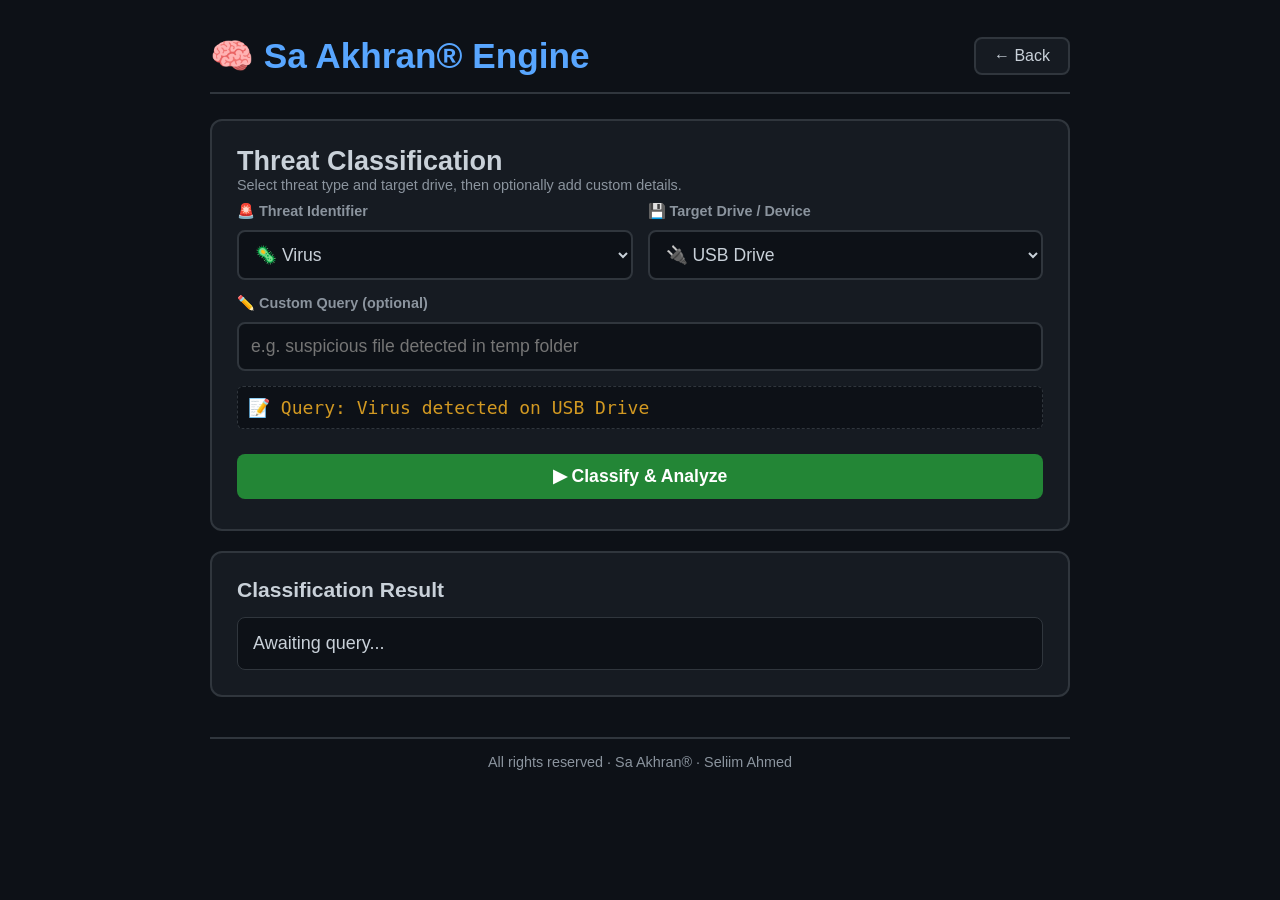
<file: analyze.html>
<!DOCTYPE html>
<html lang="en">
<head>
    <meta charset="UTF-8">
    <meta name="viewport" content="width=device-width, initial-scale=1.0">
    <title>Sa Akhran® · Analyze Engine</title>
    <style>
        * { margin:0; padding:0; box-sizing:border-box; }
        body {
            font-family: 'Segoe UI', sans-serif;
            background: #0d1117;
            color: #c9d1d9;
            padding: 20px;
            max-width: 900px;
            margin: auto;
            font-size: 18px;
        }
        header {
            border-bottom: 2px solid #30363d;
            padding: 15px 0;
            margin-bottom: 25px;
            display: flex;
            justify-content: space-between;
            align-items: center;
            flex-wrap: wrap;
        }
        h1 { color: #58a6ff; font-size: 2.2rem; }
        .back-btn {
            background: #161b22;
            border: 2px solid #30363d;
            padding: 8px 18px;
            border-radius: 8px;
            color: #c9d1d9;
            text-decoration: none;
            font-size: 1rem;
        }
        .back-btn:hover { border-color: #58a6ff; color: #58a6ff; }
        .card {
            background: #161b22;
            border: 2px solid #30363d;
            border-radius: 12px;
            padding: 25px;
            margin: 20px 0;
        }
        .row {
            display: flex;
            gap: 15px;
            flex-wrap: wrap;
            margin: 10px 0;
        }
        .col {
            flex: 1;
            min-width: 180px;
        }
        label {
            display: block;
            margin-bottom: 5px;
            font-weight: bold;
            color: #8b949e;
            font-size: 0.9rem;
        }
        select, input, button {
            font-size: 1.1rem;
            padding: 12px;
            width: 100%;
            margin: 5px 0;
            border-radius: 8px;
            border: 2px solid #30363d;
            background: #0d1117;
            color: #c9d1d9;
        }
        select option { background: #0d1117; }
        button {
            background: #238636;
            color: #fff;
            border: none;
            font-weight: bold;
            cursor: pointer;
            margin-top: 15px;
        }
        button:hover { background: #2ea44f; }
        #result {
            margin-top: 15px;
            padding: 15px;
            background: #0d1117;
            border-radius: 8px;
            border: 1px solid #30363d;
            overflow-x: auto;
        }
        table {
            width: 100%;
            border-collapse: collapse;
            font-size: 14px;
        }
        th, td {
            border-bottom: 1px solid #30363d;
            padding: 8px 5px;
            text-align: left;
        }
        th { color: #58a6ff; }
        .footer {
            margin-top: 40px;
            border-top: 2px solid #30363d;
            padding: 15px 0;
            text-align: center;
            font-size: 0.9rem;
            color: #8b949e;
        }
        .query-preview {
            background: #0d1117;
            padding: 10px;
            border-radius: 6px;
            border: 1px dashed #30363d;
            margin: 10px 0;
            color: #d29922;
            font-family: monospace;
        }
        @media (max-width: 600px) {
            .row { flex-direction: column; }
        }
    </style>
</head>
<body>

    <header>
        <h1>🧠 Sa Akhran® Engine</h1>
        <a href="index.html" class="back-btn">← Back</a>
    </header>

    <div class="card">
        <h2>Threat Classification</h2>
        <p style="color:#8b949e; font-size:0.9rem;">Select threat type and target drive, then optionally add custom details.</p>

        <div class="row">
            <div class="col">
                <label for="threatSelect">🚨 Threat Identifier</label>
                <select id="threatSelect">
                    <option value="Virus">🦠 Virus</option>
                    <option value="Malware">💀 Malware</option>
                    <option value="Ransomware">💰 Ransomware</option>
                    <option value="Spam">📧 Spam</option>
                    <option value="Phishing">🎣 Phishing</option>
                    <option value="Exploit">⚡ Exploit</option>
                    <option value="Trojan">🐴 Trojan</option>
                    <option value="Keylogger">⌨️ Keylogger</option>
                    <option value="Adware">📢 Adware</option>
                    <option value="Rootkit">👻 Rootkit</option>
                </select>
            </div>
            <div class="col">
                <label for="driveSelect">💾 Target Drive / Device</label>
                <select id="driveSelect">
                    <optgroup label="Servers">
                        <option value="Server 1">🖥️ Server 1</option>
                        <option value="Server 2">🖥️ Server 2</option>
                        <option value="Server 3">🖥️ Server 3</option>
                    </optgroup>
                    <optgroup label="Hard Disks">
                        <option value="HDD 1">💽 HDD 1</option>
                        <option value="HDD 2">💽 HDD 2</option>
                        <option value="HDD 3">💽 HDD 3</option>
                    </optgroup>
                    <optgroup label="Portable">
                        <option value="USB Drive" selected>🔌 USB Drive</option>
                        <option value="Cell Phone">📱 Cell Phone</option>
                        <option value="External SSD">⚡ External SSD</option>
                    </optgroup>
                    <optgroup label="Cloud">
                        <option value="Cloud Volume">☁️ Cloud Volume</option>
                    </optgroup>
                </select>
            </div>
        </div>

        <div class="col" style="margin-top:10px;">
            <label for="queryInput">✏️ Custom Query (optional)</label>
            <input type="text" id="queryInput" placeholder="e.g. suspicious file detected in temp folder">
        </div>

        <div class="query-preview" id="queryPreview">📝 Query: Virus detected on USB Drive</div>

        <button id="analyzeBtn">▶ Classify & Analyze</button>
    </div>

    <div class="card">
        <h3>Classification Result</h3>
        <div id="result">Awaiting query...</div>
    </div>

    <div class="footer">All rights reserved · Sa Akhran® · Seliim Ahmed</div>

    <script>
        // ================================================================
        // 1. THE 36 GROUPS (WITH GROUP 0 AS FALLBACK)
        // ================================================================
        const GROUPS = {
            0: { name: 'General System Inquiry', domain: 'unknown', trait: 'Unclassified' },
            1: { name: 'Boot Loader', domain: 'kernel', trait: 'Root-Trust Only' },
            2: { name: 'Kernel Core', domain: 'kernel', trait: 'Root-Trust Only' },
            3: { name: 'Device Drivers', domain: 'kernel', trait: 'Root-Trust Only' },
            4: { name: 'System Registry', domain: 'kernel', trait: 'Root-Trust Only' },
            5: { name: 'BIOS/UEFI', domain: 'kernel', trait: 'Root-Trust Only' },
            6: { name: 'Boot Configuration', domain: 'kernel', trait: 'Root-Trust Only' },
            7: { name: 'Portable Executables', domain: 'executable', trait: 'Hash-Anchored' },
            8: { name: 'Dynamic Libraries', domain: 'executable', trait: 'Hash-Anchored' },
            9: { name: 'Scripts (JS/Python)', domain: 'executable', trait: 'Hash-Anchored' },
            10: { name: 'Macros', domain: 'executable', trait: 'Hash-Anchored' },
            11: { name: 'APK/IPA', domain: 'executable', trait: 'Hash-Anchored' },
            12: { name: 'Firmware Updates', domain: 'executable', trait: 'Hash-Anchored' },
            13: { name: 'Inbound TCP', domain: 'network', trait: 'Temporal-Flow' },
            14: { name: 'Outbound TCP', domain: 'network', trait: 'Temporal-Flow' },
            15: { name: 'Inbound UDP', domain: 'network', trait: 'Temporal-Flow' },
            16: { name: 'Outbound UDP', domain: 'network', trait: 'Temporal-Flow' },
            17: { name: 'ICMP/Ping', domain: 'network', trait: 'Temporal-Flow' },
            18: { name: 'DNS Queries', domain: 'network', trait: 'Temporal-Flow' },
            19: { name: 'Keyboard Input', domain: 'ui', trait: 'Context-Aware' },
            20: { name: 'Mouse/Touch', domain: 'ui', trait: 'Context-Aware' },
            21: { name: 'Voice Commands', domain: 'ui', trait: 'Context-Aware' },
            22: { name: 'Camera Feed', domain: 'ui', trait: 'Context-Aware' },
            23: { name: 'Clipboard Data', domain: 'ui', trait: 'Context-Aware' },
            24: { name: 'Form Submissions', domain: 'ui', trait: 'Context-Aware' },
            25: { name: 'Internal Flash', domain: 'storage', trait: 'Spatial-Mapping' },
            26: { name: 'External SD Card', domain: 'storage', trait: 'Spatial-Mapping' },
            27: { name: 'USB Drives', domain: 'storage', trait: 'Spatial-Mapping' },
            28: { name: 'Cloud Volumes', domain: 'storage', trait: 'Spatial-Mapping' },
            29: { name: 'Temp Cache', domain: 'storage', trait: 'Spatial-Mapping' },
            30: { name: 'Swap/Pagefile', domain: 'storage', trait: 'Spatial-Mapping' },
            31: { name: 'Unusual CPU Spikes', domain: 'anomaly', trait: 'Bayesian-Predictive' },
            32: { name: 'Memory Leaks', domain: 'anomaly', trait: 'Bayesian-Predictive' },
            33: { name: 'I/O Bottlenecks', domain: 'anomaly', trait: 'Bayesian-Predictive' },
            34: { name: 'Permission Escalation', domain: 'anomaly', trait: 'Bayesian-Predictive' },
            35: { name: 'Encrypted Ransomware', domain: 'anomaly', trait: 'Bayesian-Predictive' },
            36: { name: 'Unknown Outbound Calls', domain: 'anomaly', trait: 'Bayesian-Predictive' }
        };

        // ================================================================
        // 2. NOISE FILTER
        // ================================================================
        function isRelevantQuery(input) {
            const keywords = [
                'file', 'process', 'network', 'packet', 'kernel', 'memory',
                'storage', 'disk', 'usb', 'boot', 'execute', 'script',
                'malware', 'virus', 'spam', 'permission', 'encrypt',
                'connection', 'socket', 'port', 'registry', 'cache',
                'heap', 'stack', 'cpu', 'gpu', 'ram', 'server', 'hdd', 'phone', 'cloud'
            ];
            const lower = input.toLowerCase();
            return keywords.some(kw => lower.includes(kw));
        }

        // ================================================================
        // 3. CLASSIFIER (FALLBACK = GROUP 0)
        // ================================================================
        function classifyQuery(input) {
            const lower = input.toLowerCase();
            let matched = [];

            for (let id in GROUPS) {
                const g = GROUPS[id];
                const domainMatch = lower.includes(g.domain);
                const nameMatch = lower.includes(g.name.toLowerCase());
                const traitWords = g.trait.toLowerCase().split(/[-\s]+/);
                const traitMatch = traitWords.some(word => lower.includes(word));

                if (domainMatch || nameMatch || traitMatch) {
                    matched.push({ id: parseInt(id), ...g });
                }
            }

            if (matched.length === 0) {
                matched.push({ id: 0, ...GROUPS[0] });
            }
            return matched;
        }

        // ================================================================
        // 4. VOICE OF BRAHMA (Ternary: -1, 0, +1)
        // ================================================================
        function voiceOfBrahma(query, group) {
            const lower = query.toLowerCase();

            const malIndicators = [
                'virus', 'malware', 'trojan', 'ransom', 'spam', 'phish',
                'exploit', 'inject', 'buffer overflow', 'backdoor', 'keylog',
                'adware', 'rootkit', 'worm', 'spyware'
            ];
            const safeIndicators = [
                'trusted', 'signature', 'verified', 'official', 'update',
                'security', 'patch', 'backup'
            ];

            let malScore = malIndicators.filter(w => lower.includes(w)).length;
            let safeScore = safeIndicators.filter(w => lower.includes(w)).length;

            if (group.trait === 'Root-Trust Only' || group.trait === 'Hash-Anchored') safeScore += 2;
            if (group.trait === 'Bayesian-Predictive') malScore += 1;

            if (malScore > safeScore) return -1;
            if (safeScore > malScore) return 1;
            return 0;
        }

        // ================================================================
        // 5. ENIGMA TRANSLATOR
        // ================================================================
        function enigmaTranslator(query, groups, ternaries) {
            if (!isRelevantQuery(query)) {
                return {
                    output: 'VOID: Irrelevant query.',
                    html: `<p style="color:#f85149;">🚫 VOID: This query does not relate to system security.</p>`
                };
            }

            let overall = 0;
            let rows = '';

            groups.forEach((g, idx) => {
                const state = ternaries[idx];
                overall += state;

                let label, color;
                if (state === 1) { label = '✅ SAFE'; color = '#3fb950'; }
                else if (state === -1) { label = '❌ MALICIOUS'; color = '#f85149'; }
                else { label = '⚪ NEUTRAL'; color = '#d29922'; }

                rows += `<tr>
                    <td>${g.id}</td>
                    <td>${g.name}</td>
                    <td>${g.domain}</td>
                    <td>${g.trait}</td>
                    <td><strong style="color:${color}">${label}</strong></td>
                </tr>`;
            });

            let verdict, verdictColor;
            if (overall > 0) { verdict = '✅ OVERALL: SAFE'; verdictColor = '#3fb950'; }
            else if (overall < 0) { verdict = '🚨 OVERALL: MALICIOUS'; verdictColor = '#f85149'; }
            else { verdict = '⚠️ OVERALL: NEUTRAL (Review required)'; verdictColor = '#d29922'; }

            const html = `
                <div style="background:#0d1117; padding:10px; border-radius:6px;">
                    <p><strong>Query:</strong> "${query}"</p>
                    <hr style="border-color:#30363d; margin:10px 0;">
                    <table>
                        <thead>
                            <tr>
                                <th>#</th><th>Name</th><th>Domain</th><th>Trait</th><th>Verdict</th>
                            </tr>
                        </thead>
                        <tbody>${rows}</tbody>
                    </table>
                    <hr style="border-color:#30363d; margin:10px 0;">
                    <h2 style="color:${verdictColor};">${verdict}</h2>
                    <p style="color:#8b949e; font-size:12px; margin-top:10px;">
                        All rights reserved · Seliim Ahmed · amit.khanna.1082@gmail.com
                    </p>
                </div>
            `;

            return { output: verdict, html };
        }

        // ================================================================
        // 6. MAIN PROCESSOR
        // ================================================================
        function processQuery(inputQuery) {
            if (!isRelevantQuery(inputQuery)) {
                return {
                    status: 'NOISE_REJECTED',
                    html: `<p style="color:#f85149;">🚫 VOID: Query discarded (irrelevant).</p>`
                };
            }

            const matchedGroups = classifyQuery(inputQuery);
            const ternaries = matchedGroups.map(g => voiceOfBrahma(inputQuery, g));
            const result = enigmaTranslator(inputQuery, matchedGroups, ternaries);

            return {
                status: 'PROCESSED',
                html: result.html,
                verdict: result.output
            };
        }

        // ================================================================
        // 7. UI BINDING WITH DROPDOWNS
        // ================================================================
        function buildQuery() {
            const threat = document.getElementById('threatSelect').value;
            const drive = document.getElementById('driveSelect').value;
            const custom = document.getElementById('queryInput').value.trim();
            let query = `${threat} detected on ${drive}`;
            if (custom) {
                query += ` - ${custom}`;
            }
            return query;
        }

        // Update preview
        function updatePreview() {
            document.getElementById('queryPreview').textContent = `📝 Query: ${buildQuery()}`;
        }
        document.getElementById('threatSelect').addEventListener('change', updatePreview);
        document.getElementById('driveSelect').addEventListener('change', updatePreview);
        document.getElementById('queryInput').addEventListener('input', updatePreview);
        updatePreview();

        // Analyze
        document.getElementById('analyzeBtn').addEventListener('click', function() {
            const query = buildQuery();
            const resultDiv = document.getElementById('result');
            const output = processQuery(query);
            resultDiv.innerHTML = output.html;
        });

        // Enter key support on custom query
        document.getElementById('queryInput').addEventListener('keypress', function(e) {
            if (e.key === 'Enter') {
                document.getElementById('analyzeBtn').click();
            }
        });
    </script>
</body>
</html>
</file>
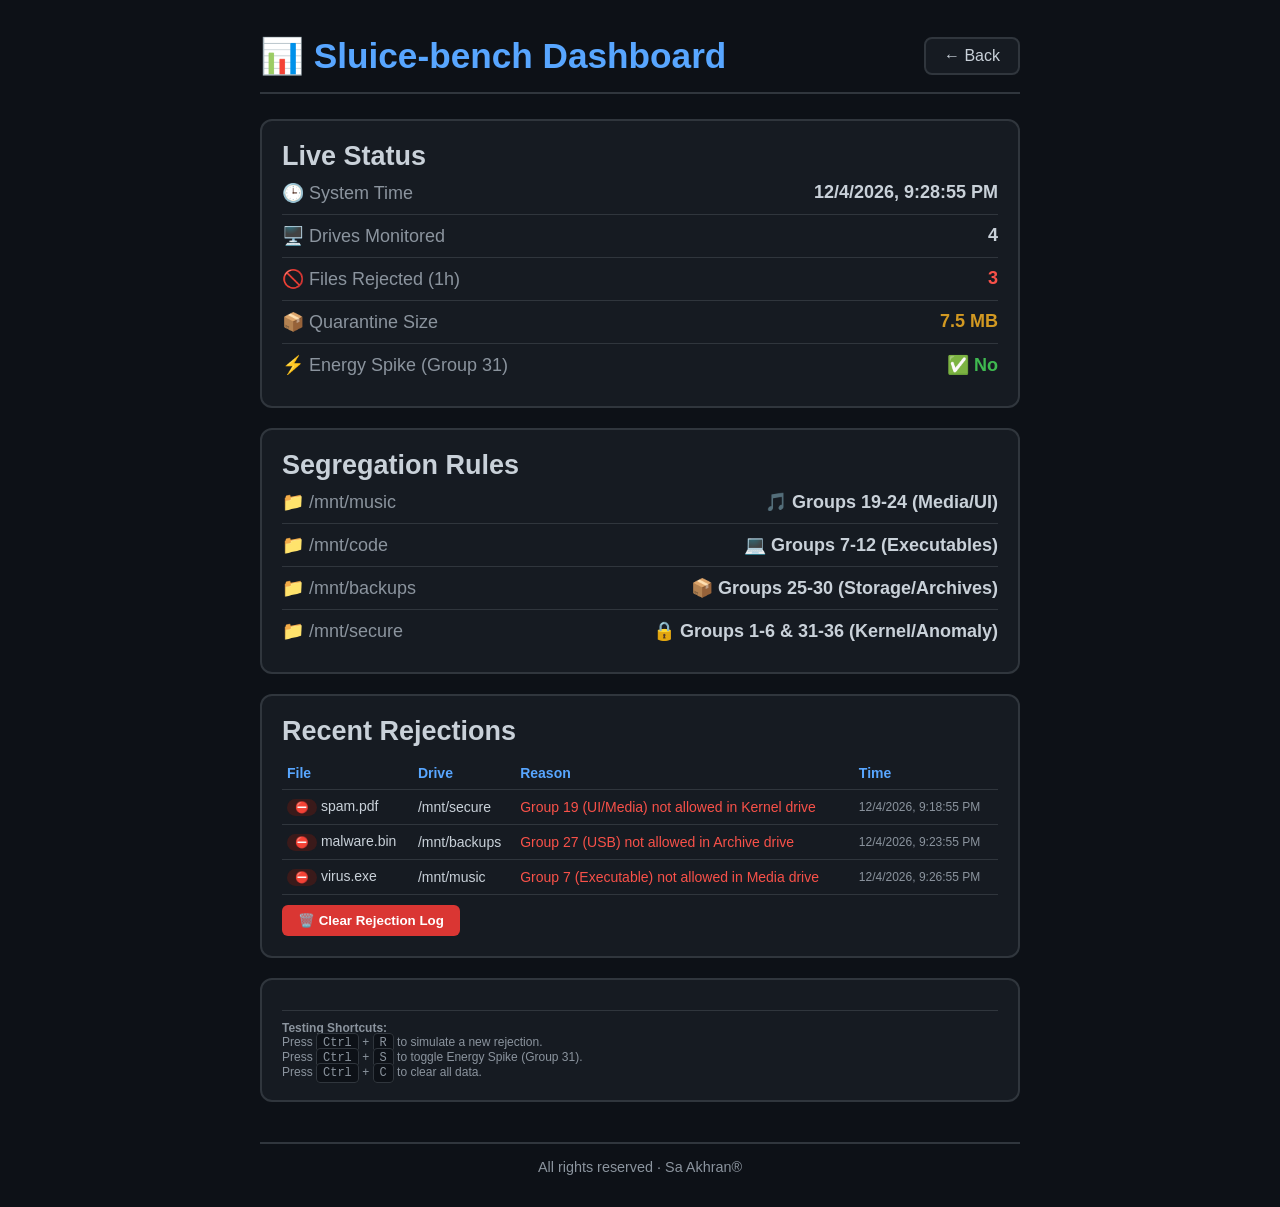
<file: dashboard.html>
<!DOCTYPE html>
<html lang="en">
<head>
    <meta charset="UTF-8">
    <meta name="viewport" content="width=device-width, initial-scale=1.0">
    <title>Sa-marduk-V9 · Dashboard</title>
    <style>
        * { margin:0; padding:0; box-sizing:border-box; }
        body {
            font-family: 'Segoe UI', sans-serif;
            background: #0d1117;
            color: #c9d1d9;
            padding: 20px;
            max-width: 800px;
            margin: auto;
            font-size: 18px;
        }
        header {
            border-bottom: 2px solid #30363d;
            padding: 15px 0;
            margin-bottom: 25px;
            display: flex;
            justify-content: space-between;
            align-items: center;
            flex-wrap: wrap;
        }
        h1 { color: #58a6ff; font-size: 2.2rem; }
        .back-btn {
            background: #161b22;
            border: 2px solid #30363d;
            padding: 8px 18px;
            border-radius: 8px;
            color: #c9d1d9;
            text-decoration: none;
            font-size: 1rem;
        }
        .back-btn:hover { border-color: #58a6ff; color: #58a6ff; }
        .card {
            background: #161b22;
            border: 2px solid #30363d;
            border-radius: 12px;
            padding: 20px;
            margin: 20px 0;
        }
        .stat-row {
            display: flex;
            justify-content: space-between;
            padding: 10px 0;
            border-bottom: 1px solid #30363d;
        }
        .stat-row:last-child { border-bottom: none; }
        .stat-label { color: #8b949e; }
        .stat-value { font-weight: bold; }
        .pass { color: #3fb950; }
        .reject { color: #f85149; }
        .neutral { color: #d29922; }
        table {
            width: 100%;
            border-collapse: collapse;
            font-size: 14px;
            margin-top: 10px;
        }
        th, td {
            border-bottom: 1px solid #30363d;
            padding: 8px 5px;
            text-align: left;
        }
        th { color: #58a6ff; }
        .badge {
            display: inline-block;
            padding: 2px 8px;
            border-radius: 12px;
            font-size: 11px;
            font-weight: bold;
        }
        .badge-green { background: #1a3a1a; color: #3fb950; }
        .badge-red { background: #3a1a1a; color: #f85149; }
        .badge-yellow { background: #3a3a1a; color: #d29922; }
        .footer {
            margin-top: 40px;
            border-top: 2px solid #30363d;
            padding: 15px 0;
            text-align: center;
            font-size: 0.9rem;
            color: #8b949e;
        }
        .shortcuts {
            font-size: 12px;
            color: #8b949e;
            border-top: 1px solid #30363d;
            padding-top: 10px;
            margin-top: 10px;
        }
        .shortcuts kbd {
            background: #0d1117;
            border: 1px solid #30363d;
            padding: 2px 6px;
            border-radius: 4px;
            font-family: monospace;
        }
        .clear-btn {
            background: #da3633;
            color: #fff;
            border: none;
            border-radius: 6px;
            padding: 8px 16px;
            cursor: pointer;
            font-weight: bold;
            margin-top: 10px;
        }
        .clear-btn:hover { background: #f85149; }
    </style>
</head>
<body>
    <header>
        <h1>📊 Sluice‑bench Dashboard</h1>
        <a href="index.html" class="back-btn">← Back</a>
    </header>

    <div class="card">
        <h2>Live Status</h2>
        <div id="liveStats">
            <div class="stat-row"><span class="stat-label">🕒 System Time</span><span class="stat-value" id="sysTime">--</span></div>
            <div class="stat-row"><span class="stat-label">🖥️ Drives Monitored</span><span class="stat-value" id="driveCount">--</span></div>
            <div class="stat-row"><span class="stat-label">🚫 Files Rejected (1h)</span><span class="stat-value reject" id="rejectCount">--</span></div>
            <div class="stat-row"><span class="stat-label">📦 Quarantine Size</span><span class="stat-value neutral" id="quarantineSize">--</span></div>
            <div class="stat-row"><span class="stat-label">⚡ Energy Spike (Group 31)</span><span class="stat-value" id="energySpike">✅ No</span></div>
        </div>
    </div>

    <div class="card">
        <h2>Segregation Rules</h2>
        <div id="rulesList">Loading...</div>
    </div>

    <div class="card">
        <h2>Recent Rejections</h2>
        <table>
            <thead><tr><th>File</th><th>Drive</th><th>Reason</th><th>Time</th></tr></thead>
            <tbody id="rejectTable"><tr><td colspan="4">No rejections logged.</td></tr></tbody>
        </table>
        <button class="clear-btn" id="clearRejections">🗑️ Clear Rejection Log</button>
    </div>

    <div class="card">
        <div class="shortcuts">
            <strong>Testing Shortcuts:</strong><br>
            Press <kbd>Ctrl</kbd> + <kbd>R</kbd> to simulate a new rejection.<br>
            Press <kbd>Ctrl</kbd> + <kbd>S</kbd> to toggle Energy Spike (Group 31).<br>
            Press <kbd>Ctrl</kbd> + <kbd>C</kbd> to clear all data.
        </div>
    </div>

    <div class="footer">All rights reserved · Sa Akhran®</div>

    <script>
        const REJECT_KEY = 'sa_rejections';
        const SPIKE_KEY = 'sa_spike';

        function getRejections() {
            return JSON.parse(localStorage.getItem(REJECT_KEY) || '[]');
        }

        function setRejections(rejs) {
            localStorage.setItem(REJECT_KEY, JSON.stringify(rejs));
        }

        function getSpike() {
            return localStorage.getItem(SPIKE_KEY) === 'true';
        }

        function setSpike(val) {
            localStorage.setItem(SPIKE_KEY, String(val));
        }

        function seedData() {
            if (!localStorage.getItem(REJECT_KEY)) {
                const mock = [
                    { file: 'virus.exe', drive: '/mnt/music', reason: 'Group 7 (Executable) not allowed in Media drive', time: new Date(Date.now() - 120000).toISOString() },
                    { file: 'malware.bin', drive: '/mnt/backups', reason: 'Group 27 (USB) not allowed in Archive drive', time: new Date(Date.now() - 300000).toISOString() },
                    { file: 'spam.pdf', drive: '/mnt/secure', reason: 'Group 19 (UI/Media) not allowed in Kernel drive', time: new Date(Date.now() - 600000).toISOString() }
                ];
                setRejections(mock);
            }
            if (localStorage.getItem(SPIKE_KEY) === null) {
                setSpike(false);
            }
        }

        function render() {
            document.getElementById('sysTime').textContent = new Date().toLocaleString();
            const drives = ['/mnt/music', '/mnt/code', '/mnt/backups', '/mnt/secure'];
            document.getElementById('driveCount').textContent = drives.length;
            const rejs = getRejections();
            const now = Date.now();
            const lastHour = rejs.filter(r => (now - new Date(r.time).getTime()) < 3600000);
            document.getElementById('rejectCount').textContent = lastHour.length;
            const sizeMB = (rejs.length * 2.5).toFixed(1);
            document.getElementById('quarantineSize').textContent = sizeMB + ' MB';
            const spike = getSpike();
            const spikeEl = document.getElementById('energySpike');
            if (spike) {
                spikeEl.innerHTML = '🚨 <span class="reject">YES (Group 31)</span>';
            } else {
                spikeEl.innerHTML = '✅ <span class="pass">No</span>';
            }
            const rules = [
                { drive: '/mnt/music', allowed: '🎵 Groups 19-24 (Media/UI)' },
                { drive: '/mnt/code', allowed: '💻 Groups 7-12 (Executables)' },
                { drive: '/mnt/backups', allowed: '📦 Groups 25-30 (Storage/Archives)' },
                { drive: '/mnt/secure', allowed: '🔒 Groups 1-6 & 31-36 (Kernel/Anomaly)' }
            ];
            document.getElementById('rulesList').innerHTML = rules.map(r =>
                `<div class="stat-row"><span class="stat-label">📁 ${r.drive}</span><span class="stat-value">${r.allowed}</span></div>`
            ).join('');
            const tbody = document.getElementById('rejectTable');
            if (rejs.length === 0) {
                tbody.innerHTML = '<tr><td colspan="4">✅ No rejections logged. System clean.</td></tr>';
            } else {
                tbody.innerHTML = rejs.slice(-5).reverse().map(r =>
                    `<tr>
                        <td><span class="badge badge-red">⛔</span> ${r.file}</td>
                        <td>${r.drive}</td>
                        <td class="reject">${r.reason}</td>
                        <td style="font-size:12px;color:#8b949e;">${new Date(r.time).toLocaleString()}</td>
                    </tr>`
                ).join('');
            }
        }

        function addRejection(file, drive, reason) {
            const rejs = getRejections();
            rejs.push({
                file: file || 'test_malware.exe',
                drive: drive || '/mnt/music',
                reason: reason || 'Group mismatch (Sluice‑bench)',
                time: new Date().toISOString()
            });
            setRejections(rejs);
            render();
        }

        function clearRejections() {
            if (confirm('Delete all rejection logs?')) {
                setRejections([]);
                render();
            }
        }

        function clearAllData() {
            if (confirm('Delete ALL data (rejections + spike state)?')) {
                localStorage.removeItem(REJECT_KEY);
                localStorage.removeItem(SPIKE_KEY);
                seedData();
                render();
            }
        }

        document.addEventListener('keydown', (e) => {
            if (e.ctrlKey && e.key === 'r') {
                e.preventDefault();
                const drives = ['/mnt/music', '/mnt/code', '/mnt/backups', '/mnt/secure'];
                const files = ['suspicious.exe', 'ransomware.bin', 'spam.doc', 'trojan.apk'];
                const reasons = [
                    'Group 7 not allowed in Media drive',
                    'Group 27 not allowed in Archive drive',
                    'Group 19 not allowed in Kernel drive',
                    'Group 11 not allowed in Backup drive'
                ];
                const idx = Math.floor(Math.random() * drives.length);
                addRejection(
                    files[Math.floor(Math.random() * files.length)],
                    drives[idx],
                    reasons[idx]
                );
            }
            if (e.ctrlKey && e.key === 's') {
                e.preventDefault();
                setSpike(!getSpike());
                render();
            }
            if (e.ctrlKey && e.key === 'c') {
                e.preventDefault();
                clearAllData();
            }
        });

        document.getElementById('clearRejections').addEventListener('click', clearRejections);

        seedData();
        render();
        setInterval(render, 5000);
    </script>
</body>
</html>
</file>
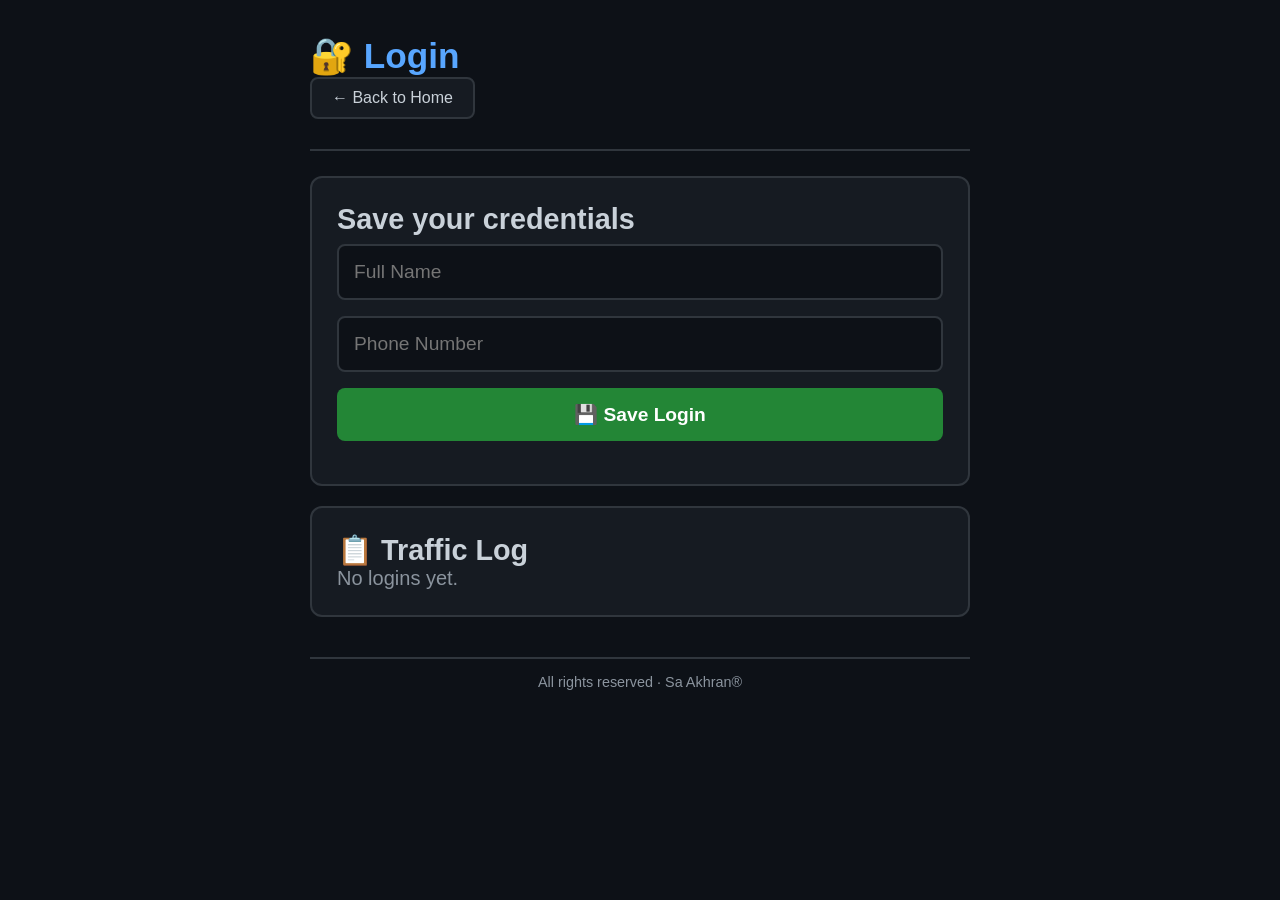
<file: page2_login.html>
<!DOCTYPE html>
<html lang="en">
<head>
    <meta charset="UTF-8">
    <meta name="viewport" content="width=device-width, initial-scale=1.0">
    <title>Sa-marduk-V9 · Login</title>
    <style>
        * { margin:0; padding:0; box-sizing:border-box; }
        body {
            font-family: 'Segoe UI', sans-serif;
            background: #0d1117;
            color: #c9d1d9;
            padding: 20px;
            max-width: 700px;
            margin: auto;
            font-size: 20px;
        }
        header { border-bottom: 2px solid #30363d; padding: 15px 0; margin-bottom: 25px; }
        h1 { color: #58a6ff; font-size: 2.2rem; }
        .back-btn {
            background: #161b22;
            border: 2px solid #30363d;
            padding: 10px 20px;
            border-radius: 8px;
            color: #c9d1d9;
            text-decoration: none;
            font-size: 1rem;
            display: inline-block;
            margin-bottom: 15px;
        }
        .back-btn:hover { border-color: #58a6ff; color: #58a6ff; }
        .card {
            background: #161b22;
            border: 2px solid #30363d;
            border-radius: 12px;
            padding: 25px;
            margin: 20px 0;
        }
        input, button {
            font-size: 1.2rem;
            padding: 15px;
            width: 100%;
            margin: 8px 0;
            border-radius: 8px;
            border: 2px solid #30363d;
            background: #0d1117;
            color: #c9d1d9;
        }
        button {
            background: #238636;
            color: #fff;
            border: none;
            font-weight: bold;
            cursor: pointer;
        }
        button:hover { background: #2ea44f; }
        .msg { margin: 10px 0; font-weight: bold; font-size: 1.2rem; }
        .traffic-item {
            padding: 12px 0;
            border-bottom: 1px solid #30363d;
            font-size: 1.1rem;
        }
        .traffic-item:last-child { border-bottom: none; }
        footer {
            margin-top: 40px;
            border-top: 2px solid #30363d;
            padding: 15px 0;
            text-align: center;
            font-size: 0.9rem;
            color: #8b949e;
        }
    </style>
</head>
<body>
    <header>
        <h1>🔐 Login</h1>
        <a href="index.html" class="back-btn">← Back to Home</a>
    </header>

    <div class="card">
        <h2 style="font-size:1.8rem;">Save your credentials</h2>
        <form id="loginForm">
            <input type="text" id="userName" placeholder="Full Name" required>
            <input type="tel" id="userPhone" placeholder="Phone Number" required>
            <button type="submit">💾 Save Login</button>
        </form>
        <div id="loginMsg" class="msg"></div>
    </div>

    <div class="card">
        <h2 style="font-size:1.8rem;">📋 Traffic Log</h2>
        <div id="trafficList"></div>
    </div>

    <footer>All rights reserved · Sa Akhran®</footer>

    <script>
        // ----- Database: localStorage -----
        const DB_KEY = 'sa_logins';

        function getLogins() {
            const data = localStorage.getItem(DB_KEY);
            return data ? JSON.parse(data) : [];
        }

        function saveLogin(name, phone) {
            const logins = getLogins();
            logins.push({ name, phone, timestamp: new Date().toISOString() });
            localStorage.setItem(DB_KEY, JSON.stringify(logins));
        }

        function renderTraffic() {
            const logins = getLogins();
            const container = document.getElementById('trafficList');
            if (logins.length === 0) {
                container.innerHTML = '<p style="color:#8b949e;">No logins yet.</p>';
                return;
            }
            // Show latest first
            const reversed = logins.slice().reverse();
            let html = '';
            reversed.forEach(entry => {
                const time = new Date(entry.timestamp).toLocaleString();
                html += `<div class="traffic-item">${entry.name} (${entry.phone}) – ${time}</div>`;
            });
            container.innerHTML = html;
        }

        // Form submit
        document.getElementById('loginForm').onsubmit = function(e) {
            e.preventDefault();
            const name = document.getElementById('userName').value.trim();
            const phone = document.getElementById('userPhone').value.trim();
            const msg = document.getElementById('loginMsg');
            if (!name || !phone) {
                msg.textContent = '❌ Both fields required.';
                msg.style.color = '#f85149';
                return;
            }
            saveLogin(name, phone);
            msg.textContent = '✅ Saved successfully!';
            msg.style.color = '#3fb950';
            document.getElementById('userName').value = '';
            document.getElementById('userPhone').value = '';
            renderTraffic();
            // Auto-clear message after 3s
            setTimeout(() => { msg.textContent = ''; }, 3000);
        };

        // Initial render
        renderTraffic();
    </script>
</body>
</html>
</file>
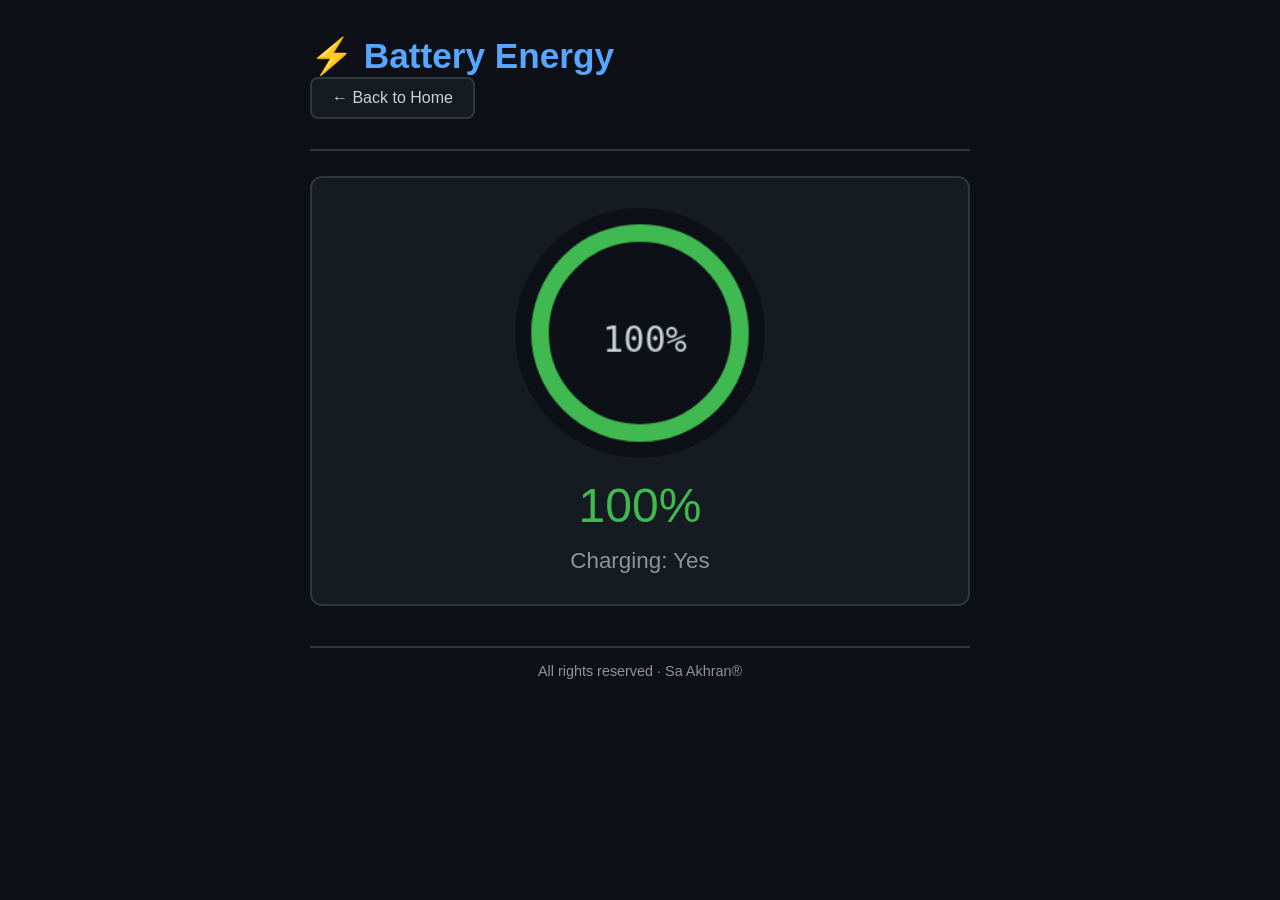
<file: page3_energy.html>
<!DOCTYPE html>
<html lang="en">
<head>
    <meta charset="UTF-8">
    <meta name="viewport" content="width=device-width, initial-scale=1.0">
    <title>Sa-marduk-V9 · Energy</title>
    <style>
        * { margin:0; padding:0; box-sizing:border-box; }
        body {
            font-family: 'Segoe UI', sans-serif;
            background: #0d1117;
            color: #c9d1d9;
            padding: 20px;
            max-width: 700px;
            margin: auto;
            font-size: 20px;
        }
        header { border-bottom: 2px solid #30363d; padding: 15px 0; margin-bottom: 25px; }
        h1 { color: #58a6ff; font-size: 2.2rem; }
        .back-btn {
            background: #161b22;
            border: 2px solid #30363d;
            padding: 10px 20px;
            border-radius: 8px;
            color: #c9d1d9;
            text-decoration: none;
            font-size: 1rem;
            display: inline-block;
            margin-bottom: 15px;
        }
        .back-btn:hover { border-color: #58a6ff; color: #58a6ff; }
        .card {
            background: #161b22;
            border: 2px solid #30363d;
            border-radius: 12px;
            padding: 30px;
            margin: 20px 0;
            text-align: center;
        }
        canvas {
            background: #0d1117;
            border-radius: 50%;
            width: 250px;
            height: 250px;
        }
        #energy-digital {
            font-size: 3rem;
            color: #3fb950;
            margin: 15px 0;
        }
        .status {
            font-size: 1.4rem;
            color: #8b949e;
        }
        footer {
            margin-top: 40px;
            border-top: 2px solid #30363d;
            padding: 15px 0;
            text-align: center;
            font-size: 0.9rem;
            color: #8b949e;
        }
    </style>
</head>
<body>
    <header>
        <h1>⚡ Battery Energy</h1>
        <a href="index.html" class="back-btn">← Back to Home</a>
    </header>

    <div class="card">
        <canvas id="energy-dial" width="200" height="200"></canvas>
        <div id="energy-digital">-- %</div>
        <div class="status">Charging: <span id="chargingStatus">--</span></div>
    </div>

    <footer>All rights reserved · Sa Akhran®</footer>

    <script>
        const canvas = document.getElementById('energy-dial');
        const ctx = canvas.getContext('2d');
        const digital = document.getElementById('energy-digital');
        const chargeSpan = document.getElementById('chargingStatus');

        function drawDial(val) {
            const p = Math.min(val/100, 1);
            const angle = p * 2 * Math.PI - Math.PI/2;
            ctx.clearRect(0,0,200,200);
            ctx.beginPath();
            ctx.arc(100,100,80,0,2*Math.PI);
            ctx.strokeStyle='#30363d';
            ctx.lineWidth=14;
            ctx.stroke();
            ctx.beginPath();
            ctx.arc(100,100,80,-Math.PI/2,angle);
            ctx.strokeStyle='#3fb950';
            ctx.lineWidth=14;
            ctx.stroke();
            ctx.fillStyle='#c9d1d9';
            ctx.font='28px monospace';
            ctx.fillText(val+'%', 70, 115);
        }

        async function updateEnergy() {
            try {
                const battery = await navigator.getBattery();
                const level = Math.round(battery.level * 100);
                digital.innerText = level + '%';
                chargeSpan.innerText = battery.charging ? 'Yes' : 'No';
                drawDial(level);
                // Save to database (localStorage)
                const sensorData = JSON.parse(localStorage.getItem('sa_sensors') || '[]');
                sensorData.push({ type: 'energy', value: level, timestamp: new Date().toISOString() });
                if (sensorData.length > 100) sensorData.shift(); // keep last 100
                localStorage.setItem('sa_sensors', JSON.stringify(sensorData));
            } catch(e) {
                digital.innerText = 'N/A';
                chargeSpan.innerText = 'Unavailable';
            }
        }

        updateEnergy();
        setInterval(updateEnergy, 2000);
    </script>
</body>
</html>
</file>
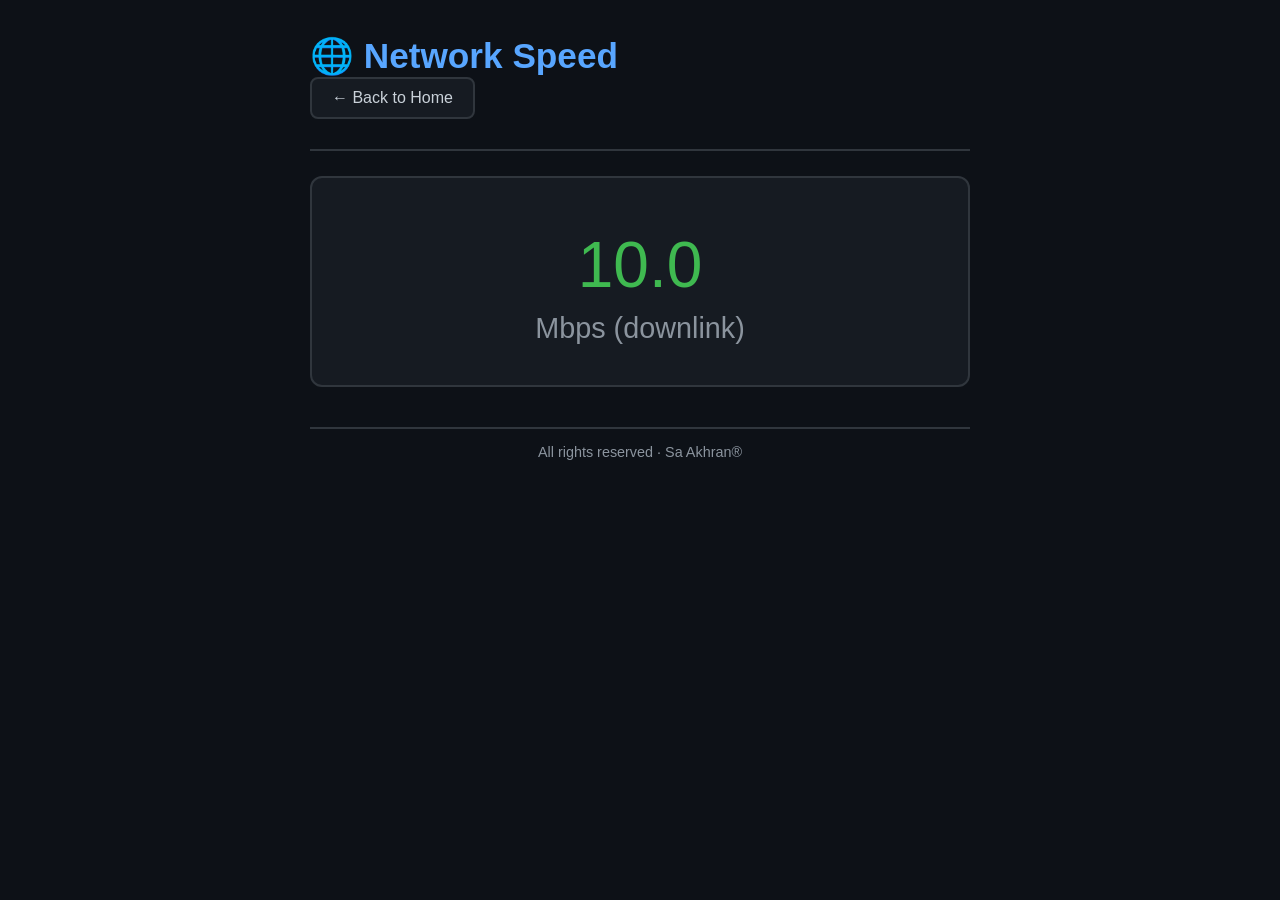
<file: page4_speed.html>
<!DOCTYPE html>
<html lang="en">
<head>
    <meta charset="UTF-8">
    <meta name="viewport" content="width=device-width, initial-scale=1.0">
    <title>Sa-marduk-V9 · Speed</title>
    <style>
        * { margin:0; padding:0; box-sizing:border-box; }
        body {
            font-family: 'Segoe UI', sans-serif;
            background: #0d1117;
            color: #c9d1d9;
            padding: 20px;
            max-width: 700px;
            margin: auto;
            font-size: 20px;
        }
        header { border-bottom: 2px solid #30363d; padding: 15px 0; margin-bottom: 25px; }
        h1 { color: #58a6ff; font-size: 2.2rem; }
        .back-btn {
            background: #161b22;
            border: 2px solid #30363d;
            padding: 10px 20px;
            border-radius: 8px;
            color: #c9d1d9;
            text-decoration: none;
            font-size: 1rem;
            display: inline-block;
            margin-bottom: 15px;
        }
        .back-btn:hover { border-color: #58a6ff; color: #58a6ff; }
        .card {
            background: #161b22;
            border: 2px solid #30363d;
            border-radius: 12px;
            padding: 40px;
            margin: 20px 0;
            text-align: center;
        }
        #speed-display {
            font-size: 4rem;
            color: #3fb950;
            margin: 10px 0;
        }
        .unit {
            font-size: 1.8rem;
            color: #8b949e;
        }
        footer {
            margin-top: 40px;
            border-top: 2px solid #30363d;
            padding: 15px 0;
            text-align: center;
            font-size: 0.9rem;
            color: #8b949e;
        }
    </style>
</head>
<body>
    <header>
        <h1>🌐 Network Speed</h1>
        <a href="index.html" class="back-btn">← Back to Home</a>
    </header>

    <div class="card">
        <div id="speed-display">--</div>
        <div class="unit">Mbps (downlink)</div>
    </div>

    <footer>All rights reserved · Sa Akhran®</footer>

    <script>
        function updateSpeed() {
            if (navigator.connection) {
                const speed = navigator.connection.downlink;
                document.getElementById('speed-display').innerText = speed.toFixed(1);
                // Save to localStorage
                const sensorData = JSON.parse(localStorage.getItem('sa_sensors') || '[]');
                sensorData.push({ type: 'speed', value: speed, timestamp: new Date().toISOString() });
                if (sensorData.length > 100) sensorData.shift();
                localStorage.setItem('sa_sensors', JSON.stringify(sensorData));
            } else {
                document.getElementById('speed-display').innerText = 'N/A';
            }
        }
        updateSpeed();
        setInterval(updateSpeed, 3000);
    </script>
</body>
</html>
</file>
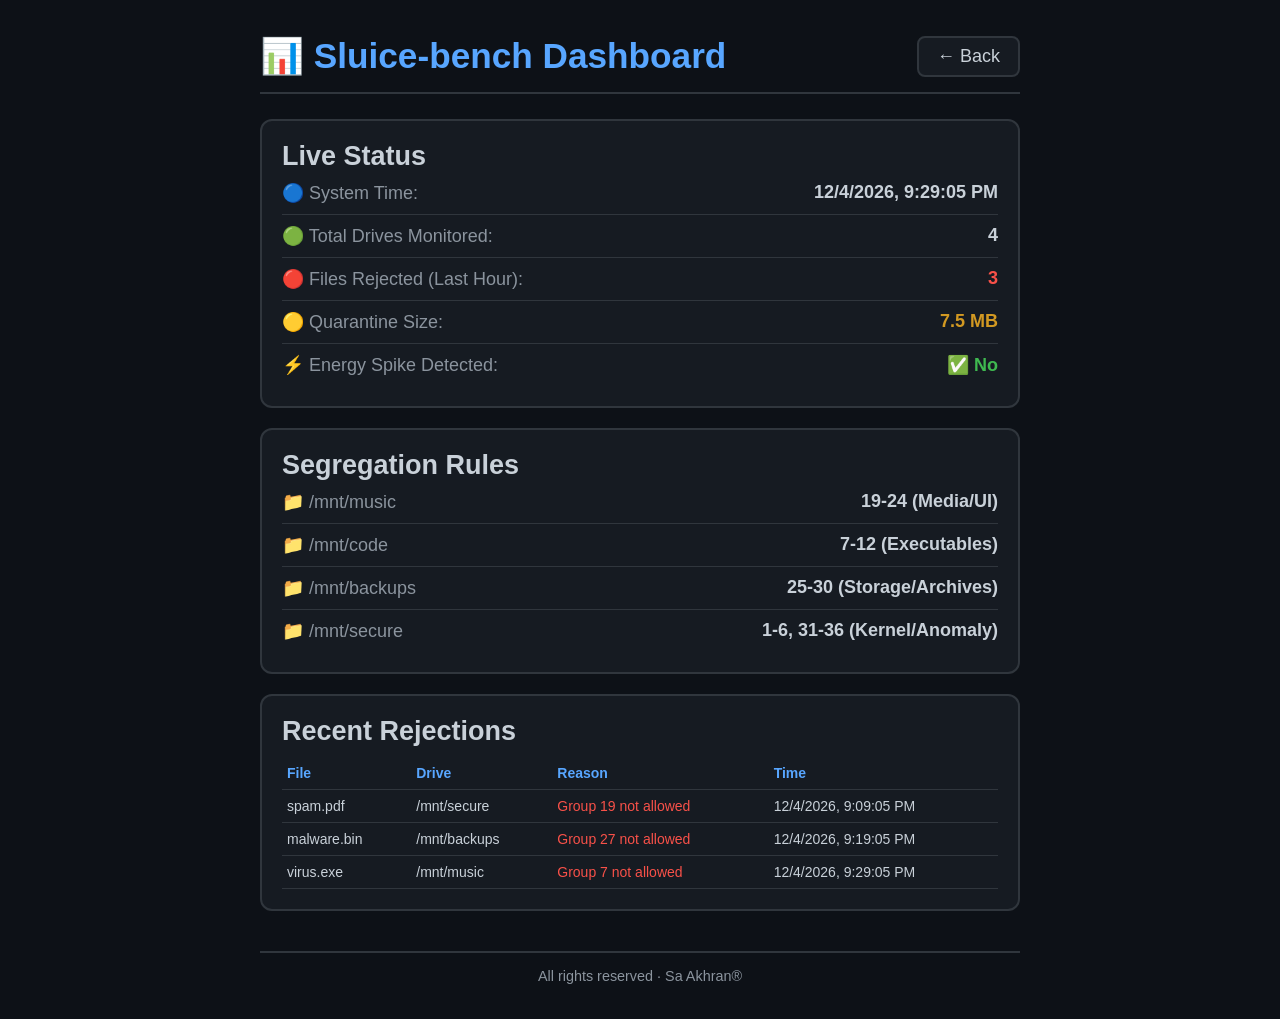
<file: page5_dashboard.html>
<!DOCTYPE html>
<html lang="en">
<head>
    <meta charset="UTF-8">
    <meta name="viewport" content="width=device-width, initial-scale=1.0">
    <title>Sa‑marduk‑V9 · Dashboard</title>
    <style>
        * { margin:0; padding:0; box-sizing:border-box; }
        body {
            font-family: 'Segoe UI', sans-serif;
            background: #0d1117;
            color: #c9d1d9;
            padding: 20px;
            max-width: 800px;
            margin: auto;
            font-size: 18px;
        }
        header { border-bottom: 2px solid #30363d; padding: 15px 0; margin-bottom: 25px; display: flex; justify-content: space-between; align-items: center; }
        h1 { color: #58a6ff; font-size: 2.2rem; }
        .back-btn { background: #161b22; border: 2px solid #30363d; padding: 8px 18px; border-radius: 8px; color: #c9d1d9; text-decoration: none; }
        .back-btn:hover { border-color: #58a6ff; color: #58a6ff; }
        .card {
            background: #161b22;
            border: 2px solid #30363d;
            border-radius: 12px;
            padding: 20px;
            margin: 20px 0;
        }
        .stat-row {
            display: flex;
            justify-content: space-between;
            padding: 10px 0;
            border-bottom: 1px solid #30363d;
        }
        .stat-row:last-child { border-bottom: none; }
        .stat-label { color: #8b949e; }
        .stat-value { font-weight: bold; }
        .pass { color: #3fb950; }
        .reject { color: #f85149; }
        .neutral { color: #d29922; }
        table { width: 100%; border-collapse: collapse; font-size: 14px; margin-top: 10px; }
        th, td { border-bottom: 1px solid #30363d; padding: 8px 5px; text-align: left; }
        th { color: #58a6ff; }
        .footer { margin-top: 40px; border-top: 2px solid #30363d; padding: 15px 0; text-align: center; font-size: 0.9rem; color: #8b949e; }
    </style>
</head>
<body>
    <header>
        <h1>📊 Sluice‑bench Dashboard</h1>
        <a href="index.html" class="back-btn">← Back</a>
    </header>

    <div class="card">
        <h2>Live Status</h2>
        <div id="liveStats">
            <div class="stat-row"><span class="stat-label">🔵 System Time:</span><span class="stat-value" id="sysTime">--</span></div>
            <div class="stat-row"><span class="stat-label">🟢 Total Drives Monitored:</span><span class="stat-value" id="driveCount">--</span></div>
            <div class="stat-row"><span class="stat-label">🔴 Files Rejected (Last Hour):</span><span class="stat-value reject" id="rejectCount">--</span></div>
            <div class="stat-row"><span class="stat-label">🟡 Quarantine Size:</span><span class="stat-value neutral" id="quarantineSize">--</span></div>
            <div class="stat-row"><span class="stat-label">⚡ Energy Spike Detected:</span><span class="stat-value" id="energySpike">⛔ No</span></div>
        </div>
    </div>

    <div class="card">
        <h2>Segregation Rules</h2>
        <div id="rulesList">Loading...</div>
    </div>

    <div class="card">
        <h2>Recent Rejections</h2>
        <table>
            <thead><tr><th>File</th><th>Drive</th><th>Reason</th><th>Time</th></tr></thead>
            <tbody id="rejectTable"><tr><td colspan="4">No rejections logged yet.</td></tr></tbody>
        </table>
    </div>

    <div class="footer">All rights reserved · Sa Akhran®</div>

    <script>
        // Simulate a live dashboard using localStorage to store events.
        // This is a frontend-only simulation for demonstration.
        // When connected to the real backend, replace fetch calls.

        // ---- Initialize ----
        function init() {
            // Generate some mock data if empty
            if (!localStorage.getItem('rejections')) {
                const mock = [
                    { file: 'virus.exe', drive: '/mnt/music', reason: 'Group 7 not allowed', time: new Date().toISOString() },
                    { file: 'malware.bin', drive: '/mnt/backups', reason: 'Group 27 not allowed', time: new Date(Date.now() - 600000).toISOString() },
                    { file: 'spam.pdf', drive: '/mnt/secure', reason: 'Group 19 not allowed', time: new Date(Date.now() - 1200000).toISOString() }
                ];
                localStorage.setItem('rejections', JSON.stringify(mock));
            }
            if (!localStorage.getItem('spikeDetected')) {
                localStorage.setItem('spikeDetected', 'false');
            }
            render();
        }

        function render() {
            // Time
            document.getElementById('sysTime').textContent = new Date().toLocaleString();

            // Drives: from config example
            const drives = ['/mnt/music', '/mnt/code', '/mnt/backups', '/mnt/secure'];
            document.getElementById('driveCount').textContent = drives.length;

            // Rejections count (last hour)
            const rejs = JSON.parse(localStorage.getItem('rejections') || '[]');
            const now = Date.now();
            const lastHour = rejs.filter(r => (now - new Date(r.time).getTime()) < 3600000);
            document.getElementById('rejectCount').textContent = lastHour.length;

            // Quarantine size: simulate
            document.getElementById('quarantineSize').textContent = (rejs.length * 2.5).toFixed(1) + ' MB';

            // Energy spike
            const spike = localStorage.getItem('spikeDetected') === 'true';
            document.getElementById('energySpike').innerHTML = spike ? '🚨 YES (Group 31)' : '✅ No';
            document.getElementById('energySpike').className = 'stat-value ' + (spike ? 'reject' : 'pass');

            // Rules list
            const rules = [
                { drive: '/mnt/music', allowed: '19-24 (Media/UI)' },
                { drive: '/mnt/code', allowed: '7-12 (Executables)' },
                { drive: '/mnt/backups', allowed: '25-30 (Storage/Archives)' },
                { drive: '/mnt/secure', allowed: '1-6, 31-36 (Kernel/Anomaly)' }
            ];
            document.getElementById('rulesList').innerHTML = rules.map(r =>
                `<div class="stat-row"><span class="stat-label">📁 ${r.drive}</span><span class="stat-value">${r.allowed}</span></div>`
            ).join('');

            // Rejection table
            const tbody = document.getElementById('rejectTable');
            if (rejs.length === 0) {
                tbody.innerHTML = '<tr><td colspan="4">No rejections logged yet.</td></tr>';
            } else {
                tbody.innerHTML = rejs.slice(-5).reverse().map(r =>
                    `<tr><td>${r.file}</td><td>${r.drive}</td><td class="reject">${r.reason}</td><td>${new Date(r.time).toLocaleString()}</td></tr>`
                ).join('');
            }
        }

        init();
        setInterval(render, 5000);

        // Simulate a new rejection (for demo, press a hidden button)
        // Add a simple test button to simulate rejection
        document.addEventListener('keydown', (e) => {
            if (e.key === 'r' && e.ctrlKey) {
                const rejs = JSON.parse(localStorage.getItem('rejections') || '[]');
                rejs.push({
                    file: 'test_malware.exe',
                    drive: '/mnt/music',
                    reason: 'Group 7 not allowed (Sluice‑bench)',
                    time: new Date().toISOString()
                });
                localStorage.setItem('rejections', JSON.stringify(rejs));
                render();
            }
            if (e.key === 's' && e.ctrlKey) {
                // Toggle energy spike
                const val = localStorage.getItem('spikeDetected') === 'true' ? 'false' : 'true';
                localStorage.setItem('spikeDetected', val);
                render();
            }
        });
    </script>
</body>
</html>
</file>
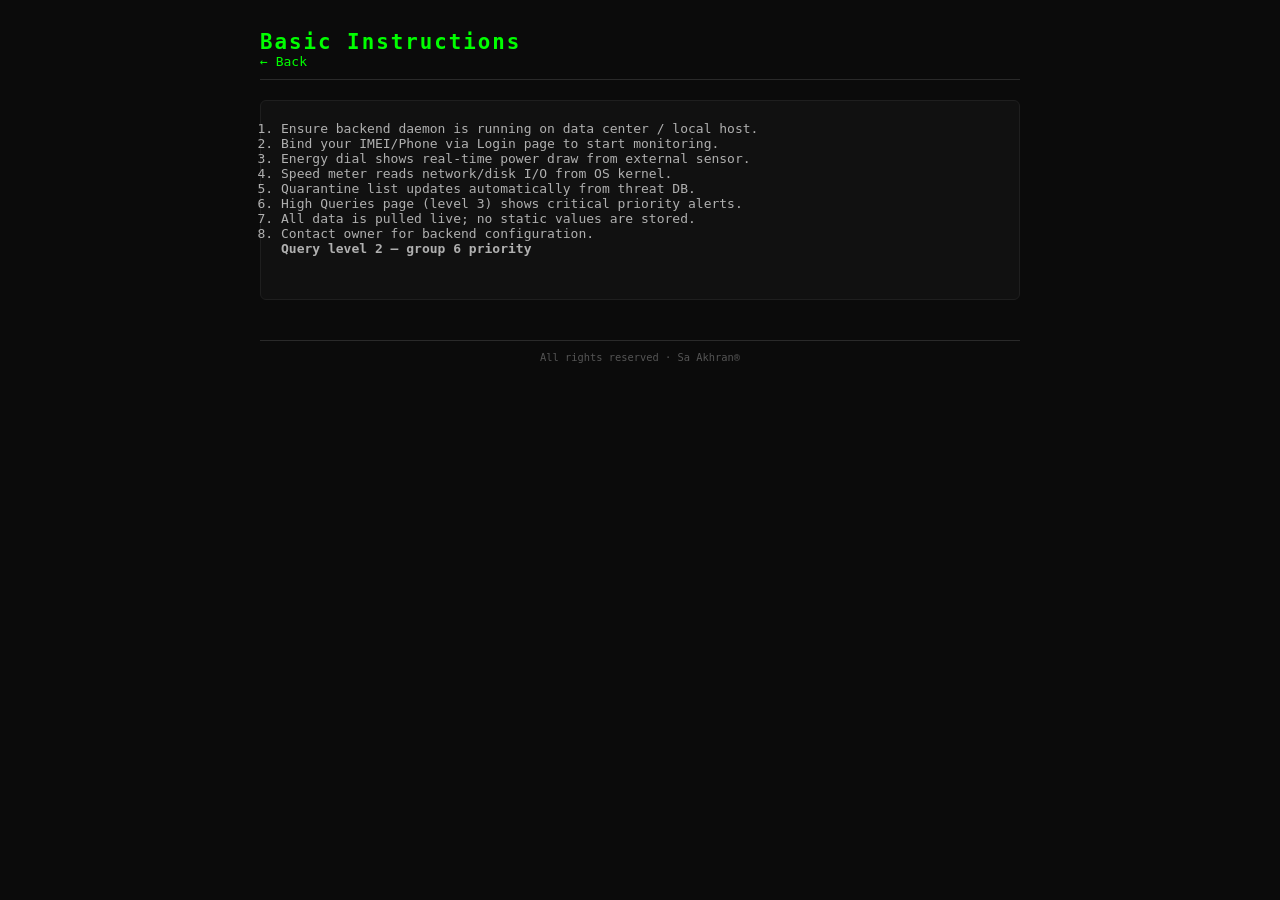
<file: page6_instructions.html>
<!DOCTYPE html>
<html lang="en">
<head>
    <meta charset="UTF-8">
    <meta name="viewport" content="width=device-width, initial-scale=1.0">
    <title>Sa-marduk-V9 · Instructions</title>
    <link rel="stylesheet" href="assets/css/style.css">
</head>
<body>
    <header>
        <h1>Basic Instructions</h1>
        <a href="index.html">← Back</a>
    </header>

    <section>
        <ol>
            <li>Ensure backend daemon is running on data center / local host.</li>
            <li>Bind your IMEI/Phone via Login page to start monitoring.</li>
            <li>Energy dial shows real-time power draw from external sensor.</li>
            <li>Speed meter reads network/disk I/O from OS kernel.</li>
            <li>Quarantine list updates automatically from threat DB.</li>
            <li>High Queries page (level 3) shows critical priority alerts.</li>
            <li>All data is pulled live; no static values are stored.</li>
            <li>Contact owner for backend configuration.</li>
        </ol>
        <p><strong>Query level 2 – group 6 priority</strong></p>
    </section>

    <footer>
        <p>All rights reserved · Sa Akhran®</p>
    </footer>

    <script src="assets/js/app.js"></script>
</body>
</html>
</file>
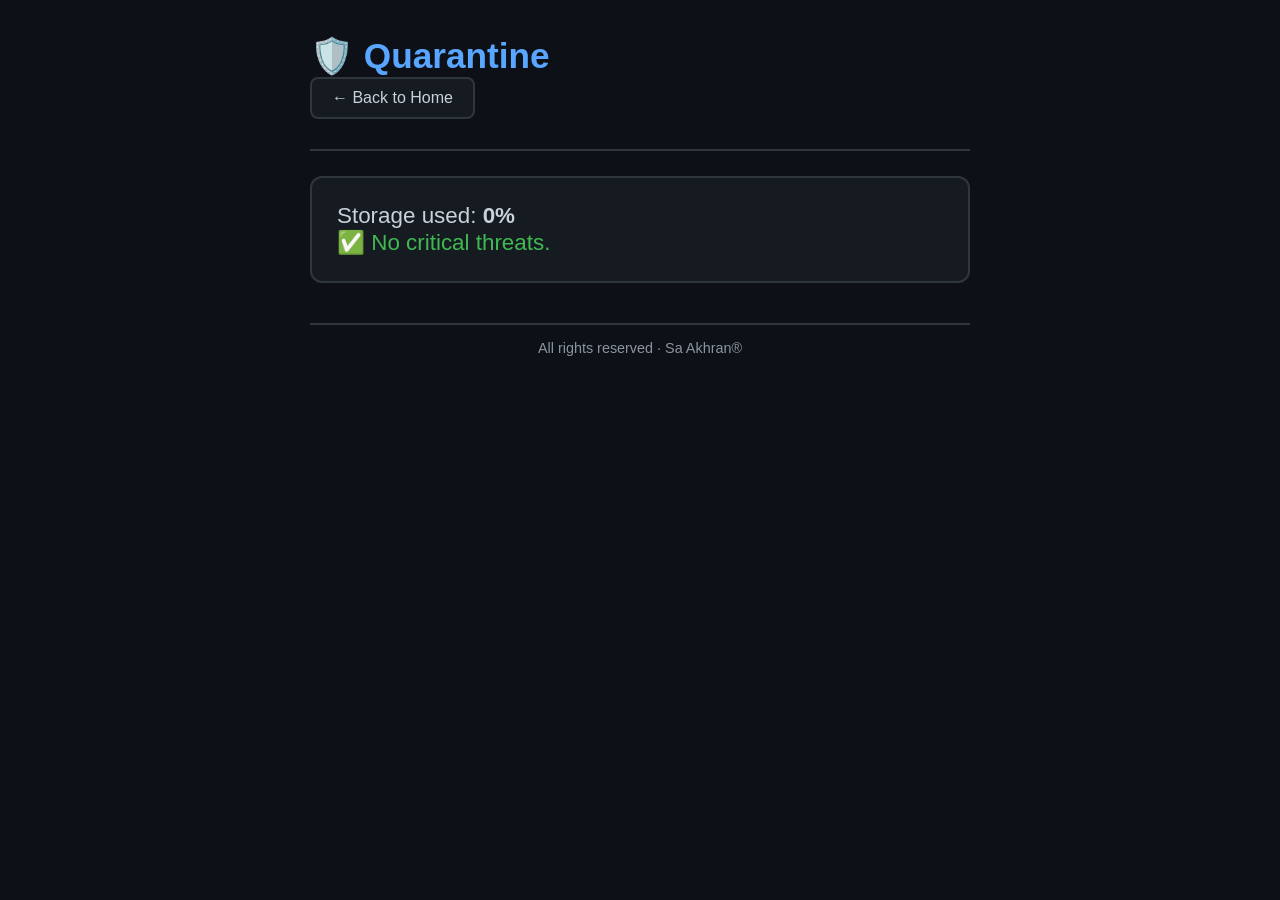
<file: page7_quarantine.html>
<!DOCTYPE html>
<html lang="en">
<head>
    <meta charset="UTF-8">
    <meta name="viewport" content="width=device-width, initial-scale=1.0">
    <title>Sa-marduk-V9 · Quarantine</title>
    <style>
        * { margin:0; padding:0; box-sizing:border-box; }
        body {
            font-family: 'Segoe UI', sans-serif;
            background: #0d1117;
            color: #c9d1d9;
            padding: 20px;
            max-width: 700px;
            margin: auto;
            font-size: 20px;
        }
        header { border-bottom: 2px solid #30363d; padding: 15px 0; margin-bottom: 25px; }
        h1 { color: #58a6ff; font-size: 2.2rem; }
        .back-btn {
            background: #161b22;
            border: 2px solid #30363d;
            padding: 10px 20px;
            border-radius: 8px;
            color: #c9d1d9;
            text-decoration: none;
            font-size: 1rem;
            display: inline-block;
            margin-bottom: 15px;
        }
        .back-btn:hover { border-color: #58a6ff; color: #58a6ff; }
        .card {
            background: #161b22;
            border: 2px solid #30363d;
            border-radius: 12px;
            padding: 25px;
            margin: 20px 0;
        }
        .threat-item {
            font-size: 1.3rem;
            padding: 12px 0;
            border-bottom: 1px solid #30363d;
        }
        .threat-item:last-child { border-bottom: none; }
        .risk-high { color: #f85149; }
        .risk-med { color: #d29922; }
        .risk-low { color: #3fb950; }
        footer {
            margin-top: 40px;
            border-top: 2px solid #30363d;
            padding: 15px 0;
            text-align: center;
            font-size: 0.9rem;
            color: #8b949e;
        }
    </style>
</head>
<body>
    <header>
        <h1>🛡️ Quarantine</h1>
        <a href="index.html" class="back-btn">← Back to Home</a>
    </header>

    <div class="card" id="quarantineContent">
        <p style="font-size:1.4rem;">Checking storage usage...</p>
    </div>

    <footer>All rights reserved · Sa Akhran®</footer>

    <script>
        async function updateQuarantine() {
            const container = document.getElementById('quarantineContent');
            try {
                if (navigator.storage && navigator.storage.estimate) {
                    const estimate = await navigator.storage.estimate();
                    const usedPercent = (estimate.usage / estimate.quota) * 100;
                    let html = `<p style="font-size:1.4rem;">Storage used: <strong>${Math.round(usedPercent)}%</strong></p>`;
                    // Save to localStorage
                    const sensorData = JSON.parse(localStorage.getItem('sa_sensors') || '[]');
                    sensorData.push({ type: 'storage', value: usedPercent, timestamp: new Date().toISOString() });
                    if (sensorData.length > 100) sensorData.shift();
                    localStorage.setItem('sa_sensors', JSON.stringify(sensorData));

                    if (usedPercent > 80) {
                        html += `
                            <hr style="border-color:#30363d; margin:15px 0;">
                            <div class="threat-item">🧨 storage_overflow.tmp <span class="risk-high">Risk 4</span></div>
                            <div class="threat-item">📦 cache_large.bin <span class="risk-med">Risk 3</span></div>
                            <div class="threat-item">🗑️ temp_old.log <span class="risk-low">Risk 2</span></div>
                        `;
                    } else {
                        html += `<p style="color:#3fb950; font-size:1.4rem;">✅ No critical threats.</p>`;
                    }
                    container.innerHTML = html;
                } else {
                    container.innerHTML = '<p style="font-size:1.4rem;">Storage API not available.</p>';
                }
            } catch(e) {
                container.innerHTML = '<p style="color:#f85149; font-size:1.4rem;">Error reading storage.</p>';
            }
        }
        updateQuarantine();
        setInterval(updateQuarantine, 5000);
    </script>
</body>
</html>
</file>
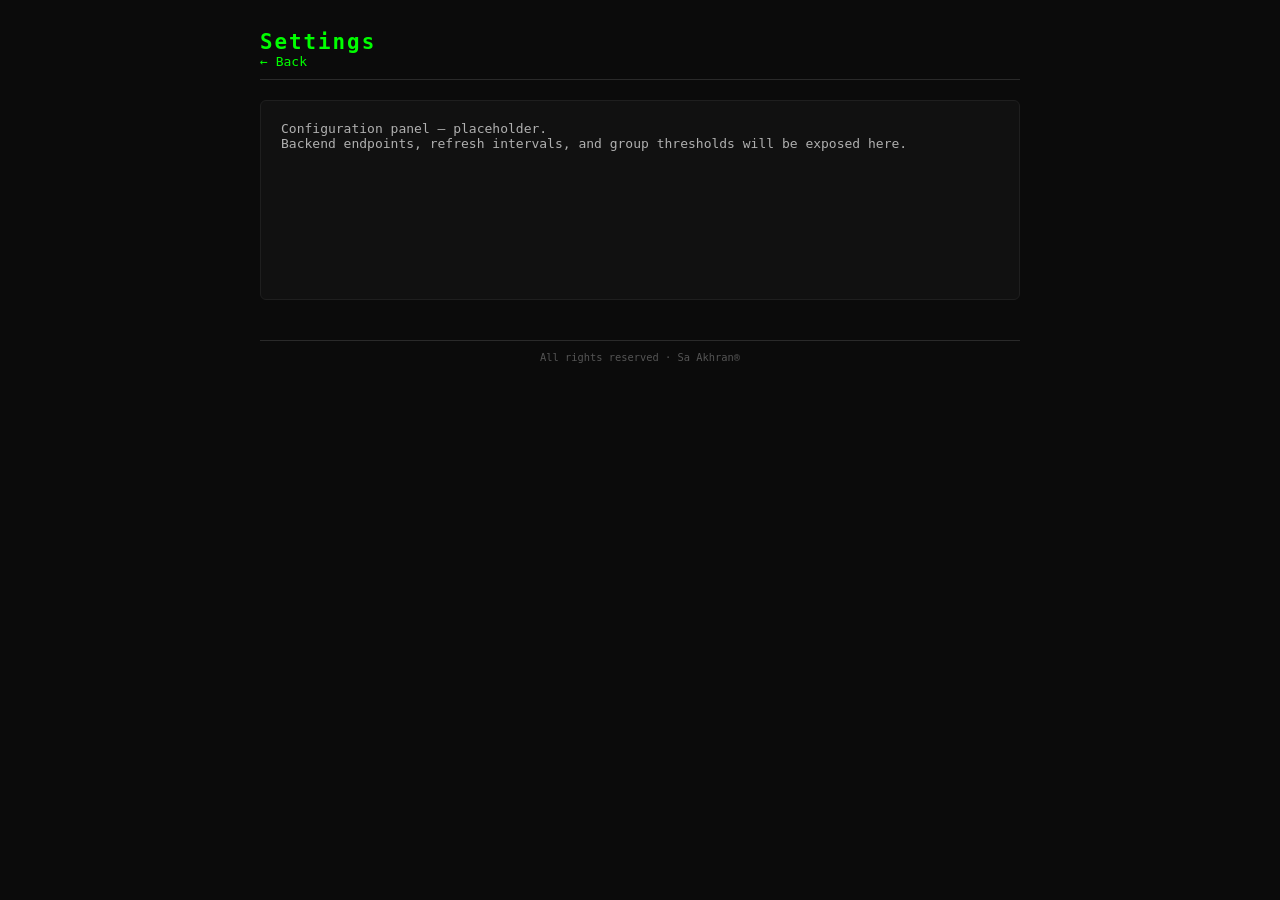
<file: page8_settings.html>
<!DOCTYPE html>
<html lang="en">
<head>
    <meta charset="UTF-8">
    <meta name="viewport" content="width=device-width, initial-scale=1.0">
    <title>Sa-marduk-V9 · Settings</title>
    <link rel="stylesheet" href="assets/css/style.css">
</head>
<body>
    <header>
        <h1>Settings</h1>
        <a href="index.html">← Back</a>
    </header>

    <section>
        <p>Configuration panel – placeholder.</p>
        <p>Backend endpoints, refresh intervals, and group thresholds will be exposed here.</p>
    </section>

    <footer>
        <p>All rights reserved · Sa Akhran®</p>
    </footer>

    <script src="assets/js/app.js"></script>
</body>
</html>
</file>
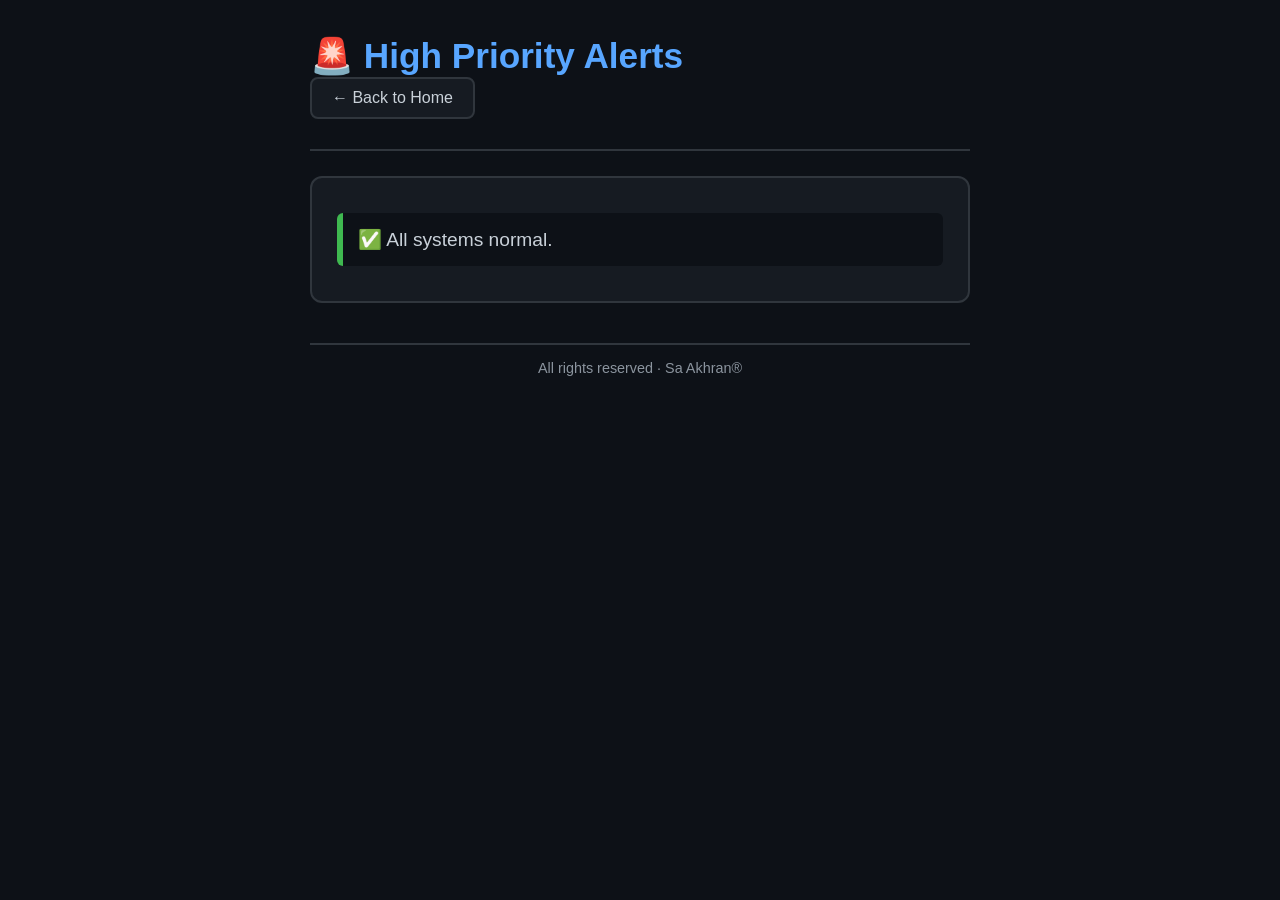
<file: page9_queries_high.html>
<!DOCTYPE html>
<html lang="en">
<head>
    <meta charset="UTF-8">
    <meta name="viewport" content="width=device-width, initial-scale=1.0">
    <title>Sa-marduk-V9 · High Queries</title>
    <style>
        * { margin:0; padding:0; box-sizing:border-box; }
        body {
            font-family: 'Segoe UI', sans-serif;
            background: #0d1117;
            color: #c9d1d9;
            padding: 20px;
            max-width: 700px;
            margin: auto;
            font-size: 20px;
        }
        header { border-bottom: 2px solid #30363d; padding: 15px 0; margin-bottom: 25px; }
        h1 { color: #58a6ff; font-size: 2.2rem; }
        .back-btn {
            background: #161b22;
            border: 2px solid #30363d;
            padding: 10px 20px;
            border-radius: 8px;
            color: #c9d1d9;
            text-decoration: none;
            font-size: 1rem;
            display: inline-block;
            margin-bottom: 15px;
        }
        .back-btn:hover { border-color: #58a6ff; color: #58a6ff; }
        .card {
            background: #161b22;
            border: 2px solid #30363d;
            border-radius: 12px;
            padding: 25px;
            margin: 20px 0;
        }
        .alert-item {
            padding: 15px;
            margin: 10px 0;
            background: #0d1117;
            border-left: 6px solid #f85149;
            border-radius: 6px;
            font-size: 1.2rem;
        }
        .alert-item.ok {
            border-left-color: #3fb950;
        }
        footer {
            margin-top: 40px;
            border-top: 2px solid #30363d;
            padding: 15px 0;
            text-align: center;
            font-size: 0.9rem;
            color: #8b949e;
        }
    </style>
</head>
<body>
    <header>
        <h1>🚨 High Priority Alerts</h1>
        <a href="index.html" class="back-btn">← Back to Home</a>
    </header>

    <div class="card" id="alertsContainer">
        <p style="font-size:1.4rem;">Checking system status...</p>
    </div>

    <footer>All rights reserved · Sa Akhran®</footer>

    <script>
        async function checkAlerts() {
            const container = document.getElementById('alertsContainer');
            const alerts = [];
            try {
                const battery = await navigator.getBattery();
                if (battery.level < 0.2) alerts.push('⚠️ Battery below 20% – critical');
                if (!battery.charging) alerts.push('🔌 Device not charging');
            } catch(e) {}
            if (navigator.connection) {
                if (navigator.connection.downlink < 1) alerts.push('📶 Very slow network (<1 Mbps)');
                if (navigator.connection.rtt > 300) alerts.push('⏱️ High latency (>300ms)');
            }
            // Also check storage from localStorage (latest)
            const sensors = JSON.parse(localStorage.getItem('sa_sensors') || '[]');
            const storageEntries = sensors.filter(s => s.type === 'storage');
            if (storageEntries.length > 0) {
                const last = storageEntries[storageEntries.length-1];
                if (last.value > 80) alerts.push('💾 Storage usage > 80%');
            }

            if (alerts.length === 0) {
                container.innerHTML = `<div class="alert-item ok">✅ All systems normal.</div>`;
            } else {
                container.innerHTML = alerts.map(a => `<div class="alert-item">${a}</div>`).join('');
            }
        }
        checkAlerts();
        setInterval(checkAlerts, 5000);
    </script>
</body>
</html>
</file>
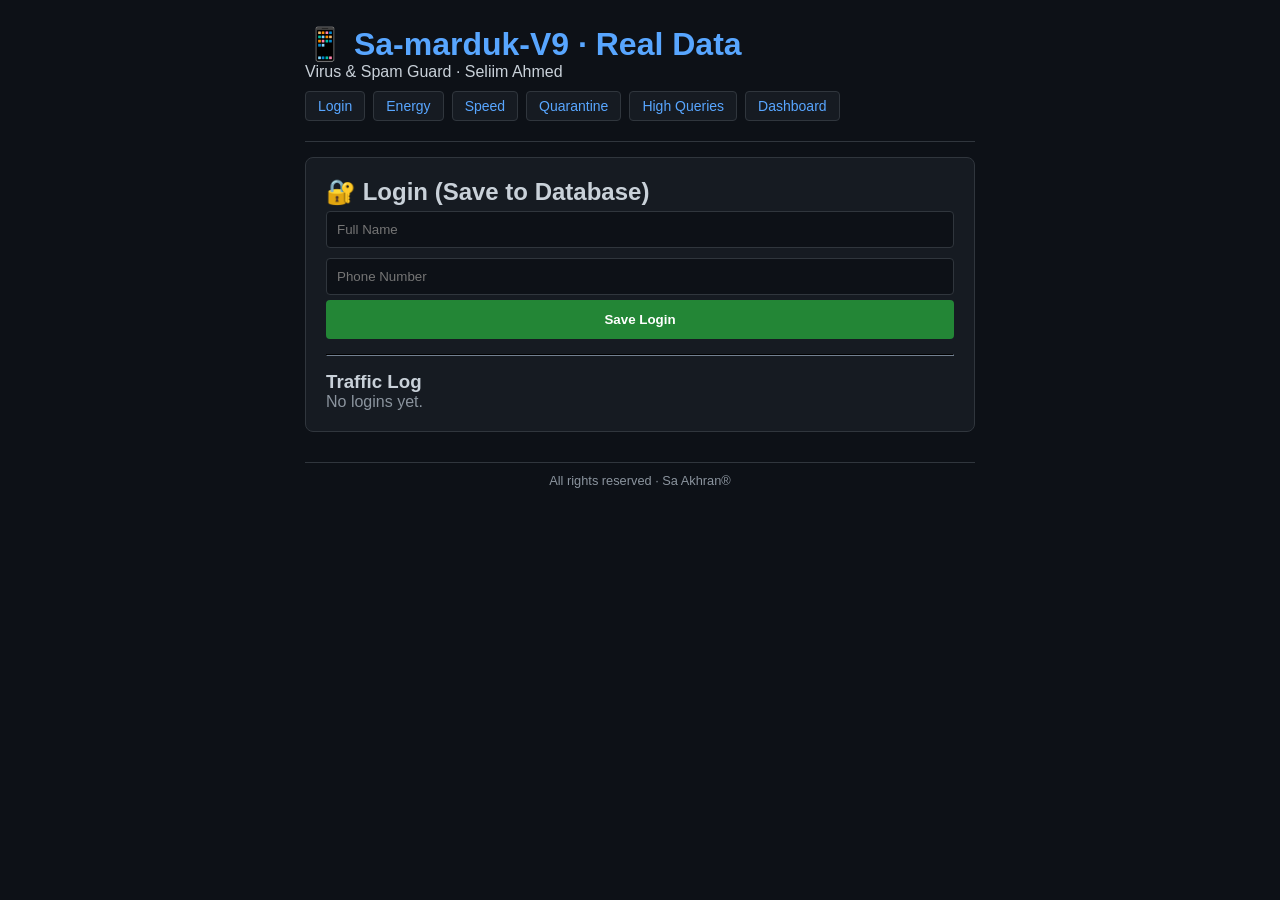
<file: Sa-marduk-V9-Real.html>
<!DOCTYPE html>
<html lang="en">
<head>
<meta charset="UTF-8">
<meta name="viewport" content="width=device-width, initial-scale=1.0">
<title>Sa-marduk-V9 · Real Device Data</title>
<style>
*{margin:0;padding:0;box-sizing:border-box}
body{font-family:'Segoe UI',sans-serif;background:#0d1117;color:#c9d1d9;padding:15px;max-width:700px;margin:auto}
header,footer{border-bottom:1px solid #30363d;padding:10px 0;margin-bottom:15px}
footer{border-top:1px solid #30363d;border-bottom:none;margin-top:30px;text-align:center;font-size:0.8em;color:#8b949e}
h1{color:#58a6ff}
a{color:#58a6ff;cursor:pointer}
a:hover{text-decoration:underline}
nav{display:flex;flex-wrap:wrap;gap:8px;margin:10px 0}
nav a{background:#161b22;padding:6px 12px;border-radius:4px;border:1px solid #30363d;font-size:14px}
section{background:#161b22;padding:20px;border-radius:8px;border:1px solid #30363d;margin-bottom:15px}
.hidden{display:none}
.dial-container{display:flex;flex-direction:column;align-items:center}
canvas{background:#0d1117;border-radius:50%}
#energy-digital{font-size:2.2em;color:#3fb950;margin:10px 0}
#speed-display{font-size:2.2em;color:#3fb950;text-align:center}
table{width:100%;border-collapse:collapse;margin-top:10px}
th,td{border-bottom:1px solid #30363d;padding:8px 5px;text-align:left}
th{color:#58a6ff}
.alert{background:#0d1117;padding:10px;margin:5px 0;border-left:4px solid #f85149;border-radius:4px}
.badge{background:#238636;padding:2px 8px;border-radius:12px;font-size:12px;color:#fff}
</style>
</head>
<body>

<header>
  <h1>📱 Sa-marduk-V9 · Real Data</h1>
  <p>Virus & Spam Guard · Seliim Ahmed</p>
  <nav>
    <a onclick="showPage('login')">Login</a>
    <a onclick="showPage('energy')">Energy</a>
    <a onclick="showPage('speed')">Speed</a>
    <a onclick="showPage('quarantine')">Quarantine</a>
    <a onclick="showPage('queries')">High Queries</a>
    <a onclick="showPage('dashboard')">Dashboard</a>
  </nav>
</header>

<!-- PAGE: LOGIN -->
<section id="page-login" class="page">
  <h2>🔐 Login (Save to Database)</h2>
  <form id="loginForm">
    <input type="text" id="userName" placeholder="Full Name" required style="width:100%;padding:10px;background:#0d1117;border:1px solid #30363d;color:#fff;border-radius:4px;margin:5px 0;">
    <input type="tel" id="userPhone" placeholder="Phone Number" required style="width:100%;padding:10px;background:#0d1117;border:1px solid #30363d;color:#fff;border-radius:4px;margin:5px 0;">
    <button type="submit" style="width:100%;padding:12px;background:#238636;color:#fff;border:none;border-radius:4px;font-weight:bold;cursor:pointer;">Save Login</button>
  </form>
  <div id="loginMsg" style="margin-top:10px;font-weight:bold;"></div>
  <hr style="border-color:#30363d;margin:15px 0;">
  <h3>Traffic Log</h3>
  <div id="trafficList"></div>
</section>

<!-- PAGE: ENERGY (Real Battery) -->
<section id="page-energy" class="page hidden">
  <h2>⚡ Energy (Battery)</h2>
  <div class="dial-container">
    <canvas id="energy-dial" width="200" height="200"></canvas>
    <div id="energy-digital">-- %</div>
    <p style="color:#8b949e;font-size:14px;">Charging: <span id="chargingStatus">--</span></p>
  </div>
</section>

<!-- PAGE: SPEED (Real Network) -->
<section id="page-speed" class="page hidden">
  <h2>🌐 Network Speed</h2>
  <div id="speed-display">-- Mbps</div>
  <p style="color:#8b949e;font-size:14px;">Downlink speed (estimated)</p>
</section>

<!-- PAGE: QUARANTINE (Simulated based on storage) -->
<section id="page-quarantine" class="page hidden">
  <h2>🛡️ Quarantine</h2>
  <div id="quarantineBody">Checking storage usage...</div>
</section>

<!-- PAGE: HIGH QUERIES (Real alerts) -->
<section id="page-queries" class="page hidden">
  <h2>🚨 High Priority Alerts</h2>
  <div id="alertsContainer">No alerts yet.</div>
</section>

<!-- PAGE: DASHBOARD -->
<section id="page-dashboard" class="page hidden">
  <h2>📊 Dashboard</h2>
  <div id="dashStats"></div>
</section>

<footer>All rights reserved · Sa Akhran®</footer>

<script>
// ============================================
// 1. DATABASE (IndexedDB – real, persistent)
// ============================================
let db = null;

function openDB() {
  return new Promise((resolve, reject) => {
    const request = indexedDB.open('SaMardukDB', 1);
    request.onupgradeneeded = (ev) => {
      const db = ev.target.result;
      if (!db.objectStoreNames.contains('login')) {
        db.createObjectStore('login', { autoIncrement: true });
      }
      if (!db.objectStoreNames.contains('sensors')) {
        const store = db.createObjectStore('sensors', { autoIncrement: true });
        store.createIndex('type', 'type', { unique: false });
      }
    };
    request.onsuccess = (ev) => { db = ev.target.result; resolve(db); };
    request.onerror = (ev) => reject(ev.target.error);
  });
}

function addLogin(name, phone) {
  return new Promise((resolve, reject) => {
    const tx = db.transaction('login', 'readwrite');
    const store = tx.objectStore('login');
    store.add({ name, phone, timestamp: new Date().toISOString() });
    tx.oncomplete = () => resolve();
    tx.onerror = () => reject();
  });
}

function getLogins() {
  return new Promise((resolve, reject) => {
    const tx = db.transaction('login', 'readonly');
    const store = tx.objectStore('login');
    const all = store.getAll();
    all.onsuccess = () => resolve(all.result);
    all.onerror = () => reject();
  });
}

function addSensorReading(type, value) {
  return new Promise((resolve, reject) => {
    const tx = db.transaction('sensors', 'readwrite');
    const store = tx.objectStore('sensors');
    store.add({ type, value, timestamp: new Date().toISOString() });
    tx.oncomplete = () => resolve();
    tx.onerror = () => reject();
  });
}

function getSensorReadings(type, limit = 20) {
  return new Promise((resolve, reject) => {
    const tx = db.transaction('sensors', 'readonly');
    const store = tx.objectStore('sensors');
    const index = store.index('type');
    const range = IDBKeyRange.only(type);
    const all = index.getAll(range);
    all.onsuccess = () => resolve(all.result.slice(-limit));
    all.onerror = () => reject();
  });
}

// ============================================
// 2. PAGE NAVIGATION
// ============================================
function showPage(id) {
  document.querySelectorAll('.page').forEach(p => p.classList.add('hidden'));
  document.getElementById('page-'+id).classList.remove('hidden');
}
showPage('login');

// ============================================
// 3. LOGIN & TRAFFIC
// ============================================
document.getElementById('loginForm').onsubmit = async function(e) {
  e.preventDefault();
  const name = document.getElementById('userName').value.trim();
  const phone = document.getElementById('userPhone').value.trim();
  const msg = document.getElementById('loginMsg');
  if (!name || !phone) {
    msg.textContent = '❌ Please fill both fields.';
    msg.style.color = '#f85149';
    return;
  }
  try {
    await addLogin(name, phone);
    msg.textContent = '✅ Login saved!';
    msg.style.color = '#3fb950';
    document.getElementById('userName').value = '';
    document.getElementById('userPhone').value = '';
    renderTraffic();
  } catch(e) {
    msg.textContent = '❌ Database error.';
    msg.style.color = '#f85149';
  }
};

async function renderTraffic() {
  const list = document.getElementById('trafficList');
  try {
    const entries = await getLogins();
    if (entries.length === 0) {
      list.innerHTML = '<p style="color:#8b949e;">No logins yet.</p>';
      return;
    }
    let html = '<ul style="list-style:none;padding:0;">';
    // Show latest first
    const reversed = entries.reverse();
    reversed.slice(0, 20).forEach(entry => {
      const time = new Date(entry.timestamp).toLocaleString();
      html += `<li style="padding:6px 0;border-bottom:1px solid #30363d;font-size:14px;">${entry.name} (${entry.phone}) – ${time}</li>`;
    });
    if (entries.length > 20) html += `<li style="color:#8b949e;font-size:12px;">+ ${entries.length - 20} more</li>`;
    html += '</ul>';
    list.innerHTML = html;
  } catch(e) {
    list.innerHTML = '<p style="color:#f85149;">Error loading traffic.</p>';
  }
}

// ============================================
// 4. REAL SENSOR READERS (Browser APIs)
// ============================================

// Energy: Battery
async function readBattery() {
  try {
    const battery = await navigator.getBattery();
    const level = Math.round(battery.level * 100);
    const charging = battery.charging ? 'Yes' : 'No';
    // Estimate power (rough: if discharging, approximate)
    let power = level; // just percentage for display
    document.getElementById('energy-digital').innerText = level + '%';
    document.getElementById('chargingStatus').innerText = charging;
    // Draw dial
    drawDial(level);
    // Store in DB
    await addSensorReading('battery_level', level);
    return { level, charging };
  } catch(e) {
    document.getElementById('energy-digital').innerText = 'N/A';
    return null;
  }
}

function drawDial(val) {
  const canvas = document.getElementById('energy-dial');
  const ctx = canvas.getContext('2d');
  const p = Math.min(val/100, 1);
  const angle = p * 2 * Math.PI - Math.PI/2;
  ctx.clearRect(0,0,200,200);
  ctx.beginPath();
  ctx.arc(100,100,80,0,2*Math.PI);
  ctx.strokeStyle='#30363d';
  ctx.lineWidth=12;
  ctx.stroke();
  ctx.beginPath();
  ctx.arc(100,100,80,-Math.PI/2,angle);
  ctx.strokeStyle='#3fb950';
  ctx.lineWidth=12;
  ctx.stroke();
  ctx.fillStyle='#c9d1d9';
  ctx.font='20px monospace';
  ctx.fillText(val+'%', 80, 110);
}

// Speed: Network Information API
async function readSpeed() {
  if (navigator.connection) {
    const downlink = navigator.connection.downlink; // Mbps
    document.getElementById('speed-display').innerText = downlink.toFixed(1) + ' Mbps';
    await addSensorReading('network_speed', downlink);
  } else {
    document.getElementById('speed-display').innerText = 'Not supported';
  }
}

// Quarantine: Simulate based on storage usage (real)
async function checkQuarantine() {
  // Use Storage API to get usage
  if (navigator.storage && navigator.storage.estimate) {
    const estimate = await navigator.storage.estimate();
    const used = estimate.usage / estimate.quota * 100;
    document.getElementById('quarantineBody').innerHTML = `
      <p>Storage used: ${Math.round(used)}%</p>
      <p style="color:#8b949e;font-size:14px;">If usage > 80%, "quarantine" may trigger.</p>
    `;
    await addSensorReading('storage_usage', used);
    // If high usage, simulate quarantine items
    if (used > 80) {
      document.getElementById('quarantineBody').innerHTML += `
        <hr style="border-color:#30363d;">
        <table><tr><th>File</th><th>Risk</th><th>Action</th></tr>
        <tr><td>storage_overflow.tmp</td><td style="color:#f85149;">4</td><td>Quarantined</td></tr>
        <tr><td>cache_large.bin</td><td style="color:#d29922;">3</td><td>Quarantined</td></tr>
        </table>
      `;
    } else {
      document.getElementById('quarantineBody').innerHTML += `<p style="color:#3fb950;">✅ No critical storage threats.</p>`;
    }
  } else {
    document.getElementById('quarantineBody').innerHTML = '<p style="color:#8b949e;">Storage API not available.</p>';
  }
}

// High Queries: Real alerts from battery low, network slow, storage high
async function checkAlerts() {
  const alerts = [];
  try {
    const battery = await navigator.getBattery();
    if (battery.level < 0.2) alerts.push('⚠️ Battery level below 20% – critical');
    if (!battery.charging) alerts.push('🔌 Device not charging – energy saving mode?');
  } catch(e) {}
  
  if (navigator.connection) {
    if (navigator.connection.downlink < 1) alerts.push('📶 Very slow network (<1 Mbps)');
    if (navigator.connection.rtt > 300) alerts.push('⏱️ High latency (>300ms)');
  }
  
  const container = document.getElementById('alertsContainer');
  if (alerts.length === 0) {
    container.innerHTML = '<p style="color:#3fb950;">✅ All systems normal.</p>';
  } else {
    container.innerHTML = alerts.map(a => `<div class="alert">${a}</div>`).join('');
  }
}

// ============================================
// 5. DASHBOARD – show all stats
// ============================================
async function renderDashboard() {
  const stats = document.getElementById('dashStats');
  let html = '';
  // Get latest readings
  try {
    const batt = await getSensorReadings('battery_level', 1);
    const net = await getSensorReadings('network_speed', 1);
    const storage = await getSensorReadings('storage_usage', 1);
    const logins = await getLogins();
    
    html += `<div class="stat"><span>Battery:</span><span>${batt.length ? batt[0].value + '%' : 'N/A'}</span></div>`;
    html += `<div class="stat"><span>Network Speed:</span><span>${net.length ? net[0].value.toFixed(1) + ' Mbps' : 'N/A'}</span></div>`;
    html += `<div class="stat"><span>Storage Used:</span><span>${storage.length ? Math.round(storage[0].value) + '%' : 'N/A'}</span></div>`;
    html += `<div class="stat"><span>Total Logins:</span><span>${logins.length}</span></div>`;
    stats.innerHTML = html;
  } catch(e) {
    stats.innerHTML = '<p style="color:#f85149;">Error loading dashboard.</p>';
  }
}

// ============================================
// 6. INIT: Open DB and start polling
// ============================================
openDB().then(() => {
  renderTraffic();
  // Poll every 2 seconds
  setInterval(async () => {
    await readBattery();
    await readSpeed();
    await checkQuarantine();
    await checkAlerts();
  }, 2000);
  // Dashboard update every 5s
  setInterval(renderDashboard, 5000);
  // Initial reads
  readBattery();
  readSpeed();
  checkQuarantine();
  checkAlerts();
  renderDashboard();
}).catch(err => {
  alert('IndexedDB initialization failed. Some features may not work.');
});
</script>
</body>
</html>
</file>
<file: assets/css/style.css>
/* FILE: assets/css/style.css */
* {
    margin: 0;
    padding: 0;
    box-sizing: border-box;
}

body {
    font-family: monospace;
    background: #0b0b0b;
    color: #b0b0b0;
    padding: 20px;
    max-width: 800px;
    margin: 0 auto;
}

header, footer {
    border-bottom: 1px solid #2a2a2a;
    padding: 10px 0;
    margin-bottom: 20px;
}

footer {
    border-top: 1px solid #2a2a2a;
    border-bottom: none;
    margin-top: 40px;
    text-align: center;
    font-size: 0.8em;
    color: #555;
}

h1 {
    color: #0f0;
    font-size: 1.6em;
    letter-spacing: 2px;
}

a {
    color: #0f0;
    text-decoration: none;
}

a:hover {
    text-decoration: underline;
}

nav ul {
    list-style: none;
    display: flex;
    flex-wrap: wrap;
    gap: 10px 20px;
    padding: 10px 0;
}

nav ul li {
    display: inline;
}

section {
    background: #111;
    padding: 20px;
    border-radius: 6px;
    border: 1px solid #1f1f1f;
    min-height: 200px;
}

input, button {
    display: block;
    width: 100%;
    padding: 10px;
    margin: 8px 0;
    background: #1a1a1a;
    border: 1px solid #333;
    color: #b0b0b0;
    font-family: monospace;
    border-radius: 4px;
}

button {
    background: #0f0;
    color: #000;
    font-weight: bold;
    cursor: pointer;
    border: none;
}

button:hover {
    background: #5f5;
}

.dial-container {
    display: flex;
    flex-direction: column;
    align-items: center;
}

#energy-digital {
    font-size: 2em;
    margin-top: 10px;
    color: #0f0;
}

#speed-display {
    font-size: 3em;
    text-align: center;
    color: #0f0;
}

table {
    width: 100%;
    border-collapse: collapse;
    margin-top: 15px;
}

th, td {
    border: 1px solid #2a2a2a;
    padding: 8px;
    text-align: left;
}

th {
    background: #1a1a1a;
    color: #0f0;
}
</file>
